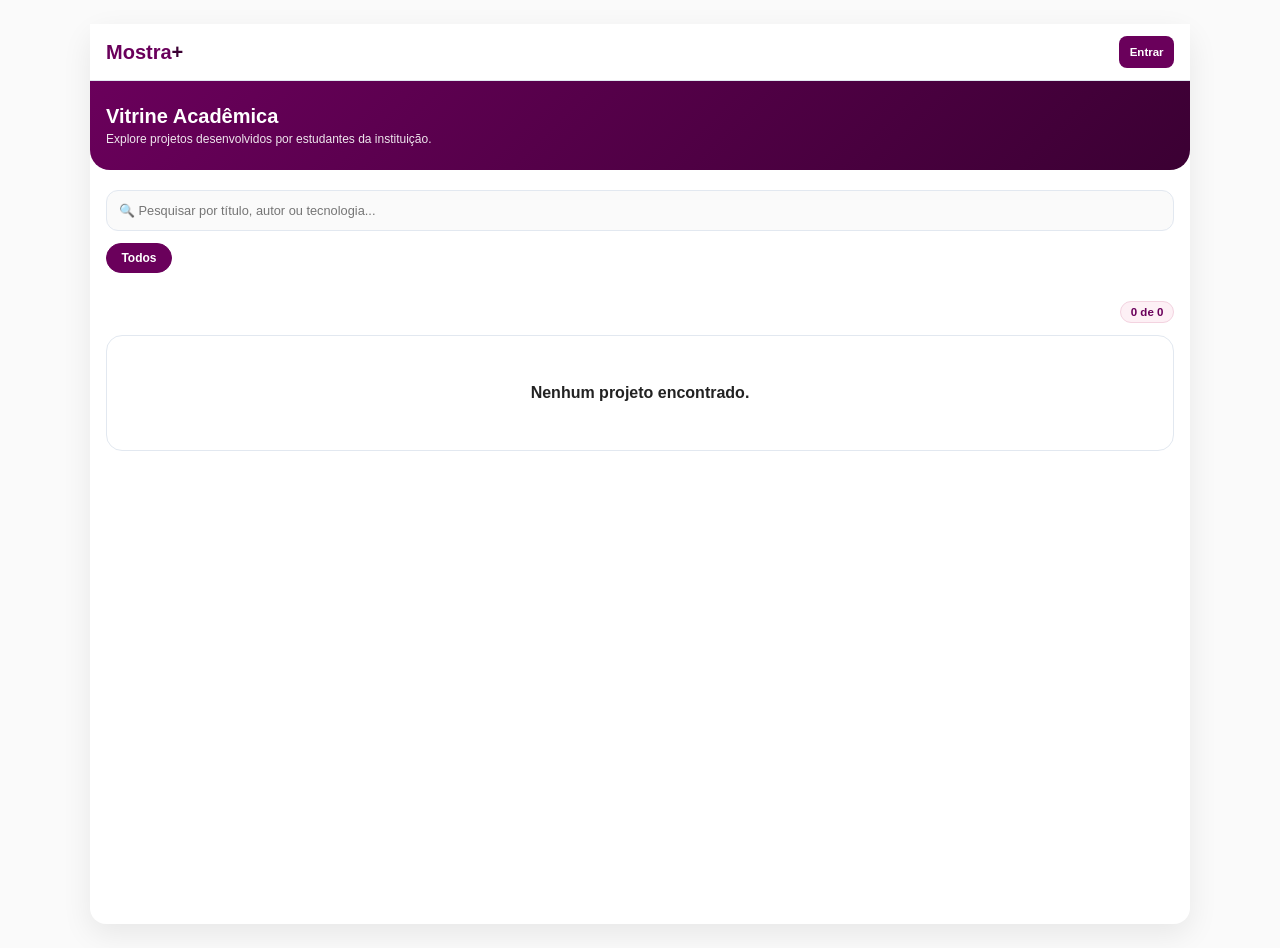
<file: index.html>
<!DOCTYPE html>
<html lang="pt-BR">
<head>
  <meta charset="UTF-8">
  <meta name="viewport" content="width=device-width, initial-scale=1.0">
  <title>Mostra+ | Vitrine de Projetos Acadêmicos</title>
  <link rel="stylesheet" href="style.css">
  <style>
    .header-sticky {
      display: flex;
      align-items: center;
      justify-content: space-between;
      flex-wrap: nowrap;
      gap: 0.5rem;
      padding: 0.75rem 1rem;
    }

    .brand-logo {
      white-space: nowrap;
      flex-shrink: 0;
    }

    .header-actions {
      display: flex;
      align-items: center;
      gap: 0.4rem;
      flex-shrink: 0;
    }

    .notif-wrapper {
      position: relative;
      display: inline-flex;
      align-items: center;
    }

    .btn-notif {
      background: var(--una-light, #FDF0F5);
      border: 1px solid var(--una-border-pink, #F3D3E0);
      color: var(--una-primary, #6A005B);
      font-size: 0.9rem;
      cursor: pointer;
      position: relative;
      height: 32px;
      padding: 0 0.6rem;
      border-radius: 0.5rem;
      display: inline-flex;
      align-items: center;
      justify-content: center;
      box-sizing: border-box;
      transition: all 0.2s ease;
      white-space: nowrap;
    }

    .btn-notif:hover {
      background: var(--una-primary, #6A005B);
      color: #FFF;
      border-color: var(--una-primary, #6A005B);
    }

    .badge-count {
      display: none;
      position: absolute;
      top: -4px;
      right: -4px;
      background: var(--una-primary, #6A005B);
      color: #FFF;
      font-size: 0.58rem;
      font-weight: 800;
      border-radius: 50%;
      width: 15px;
      height: 15px;
      align-items: center;
      justify-content: center;
      border: 2px solid #FFF;
    }

    .notif-dropdown {
      display: none;
      position: absolute;
      right: -10px;
      top: 2.4rem;
      width: 280px;
      max-width: 85vw;
      background: #FFF;
      border: 1px solid var(--una-border-pink, #F3D3E0);
      border-radius: 0.85rem;
      box-shadow: 0 10px 25px rgba(106, 0, 91, 0.12);
      z-index: 10000;
      padding: 0.85rem;
      box-sizing: border-box;
    }

    .header-btn-action {
      height: 32px;
      padding: 0 0.65rem;
      display: inline-flex;
      align-items: center;
      justify-content: center;
      font-size: 0.72rem;
      font-weight: 700;
      border-radius: 0.5rem;
      text-decoration: none;
      box-sizing: border-box;
      transition: all 0.2s ease;
      white-space: nowrap;
    }

    .pagination-bar {
      display: flex;
      align-items: center;
      justify-content: space-between;
      background: #FFFFFF;
      border: 1px solid var(--border-color, #E2E8F0);
      border-radius: 0.75rem;
      padding: 0.6rem 0.8rem;
      margin-top: 1.25rem;
      margin-bottom: 2rem;
    }

    .page-btn {
      background: var(--una-light, #FDF0F5);
      color: var(--una-primary, #6A005B);
      border: 1px solid var(--una-border-pink, #F3D3E0);
      padding: 0.4rem 0.8rem;
      border-radius: 0.5rem;
      font-size: 0.75rem;
      font-weight: 700;
      cursor: pointer;
      transition: all 0.2s;
    }

    .page-btn:disabled {
      opacity: 0.4;
      cursor: not-allowed;
      background: #F1F5F9;
      color: #94A3B8;
      border-color: #E2E8F0;
    }

    .page-number-btn {
      width: 28px;
      height: 28px;
      border-radius: 50%;
      border: 1px solid var(--border-color);
      background: #FFF;
      font-size: 0.72rem;
      font-weight: 700;
      color: var(--text-muted);
      cursor: pointer;
      display: inline-flex;
      align-items: center;
      justify-content: center;
    }

    .page-number-btn.active {
      background: var(--una-primary, #6A005B);
      color: #FFF;
      border-color: var(--una-primary, #6A005B);
    }
  </style>
</head>
<body>

  <div class="mobile-container">
    <header class="header-sticky">
      <a href="index.html" class="brand-logo">Mostra<span>+</span></a>
      
      <div class="header-actions">
        <div class="notif-wrapper" id="container-sino-notificacoes" style="display: none;">
          <button class="btn-notif" onclick="alternarCaixaNotificacoes()" title="Notificações">
            🔔
            <span id="badge-notificacoes" class="badge-count">0</span>
          </button>

          <div id="box-notificacoes" class="notif-dropdown">
            <div style="display: flex; justify-content: space-between; align-items: center; margin-bottom: 0.6rem; border-bottom: 1px solid var(--una-border-pink, #F3D3E0); padding-bottom: 0.4rem;">
              <strong style="font-size: 0.85rem; color: var(--una-vinho, #3B0033);">Notificações</strong>
              <span onclick="marcarTodasComoLidas()" style="font-size: 0.7rem; color: var(--una-primary, #6A005B); cursor: pointer; font-weight: 700;">Marcar lidas</span>
            </div>
            <div id="lista-notificacoes-container" style="max-height: 250px; overflow-y: auto;"></div>
          </div>
        </div>

        <div id="auth-header-action" style="display: inline-flex; align-items: center; gap: 0.3rem;"></div>
      </div>
    </header>

    <div class="hero-banner">
      <h1 style="font-size: 1.25rem; font-weight: 800; margin-bottom: 0.25rem;">Vitrine Acadêmica</h1>
      <p style="font-size: 0.75rem; opacity: 0.9;">Explore projetos desenvolvidos por estudantes da instituição.</p>
    </div>

    <main style="padding: 1.25rem 1rem;">
      <div class="form-group" style="margin-bottom: 0.75rem;">
        <input type="text" id="input-busca" class="form-input" placeholder="🔍 Pesquisar por título, autor ou tecnologia..." oninput="filtrarProjetosVitrine()">
      </div>

      <div style="display: flex; gap: 0.4rem; overflow-x: auto; padding-bottom: 0.5rem; margin-bottom: 1.25rem; scrollbar-width: none;" id="categorias-container"></div>

      <div style="display: flex; justify-content: flex-end; margin-bottom: 0.75rem;">
        <span id="contador-vitrine" style="font-size: 0.72rem; font-weight: 800; color: var(--una-primary); background: var(--una-light); padding: 0.25rem 0.6rem; border-radius: 1rem; border: 1px solid var(--una-border-pink);">
          0 de 0
        </span>
      </div>

      <div id="vitrine-projetos-container"></div>

      <div id="bar-paginacao-vitrine" class="pagination-bar" style="display: none;">
        <button id="btn-vitrine-prev" class="page-btn" onclick="mudarPaginaVitrine(-1)">← Anterior</button>
        <div id="numeros-paginas-vitrine" style="display: flex; gap: 0.3rem;"></div>
        <button id="btn-vitrine-next" class="page-btn" onclick="mudarPaginaVitrine(1)">Próximo →</button>
      </div>
    </main>
  </div>

  <script>
    let categoriaSelecionada = 'Todos';
    let termoBusca = '';
    let paginaVitrineAtual = parseInt(localStorage.getItem('ultimaPaginaVitrine_MostraPlus')) || 0;
    let projetosFiltradosCache = [];

    document.addEventListener('DOMContentLoaded', () => {
      verificarHeaderUsuario();
      atualizarFiltrosCategorias();
      carregarVitrine();
      carregarNotificacoesUsuario();
    });

    function verificarHeaderUsuario() {
      const usuario = JSON.parse(localStorage.getItem('usuarioLogado'));
      const containerAuth = document.getElementById('auth-header-action');
      const containerSino = document.getElementById('container-sino-notificacoes');

      if (!usuario) {
        containerAuth.innerHTML = `<a href="login.html" class="header-btn-action" style="background: var(--una-primary); color: #FFF; border: none;">Entrar</a>`;
        if (containerSino) containerSino.style.display = 'none';
      } else if (usuario.perfil === 'professor') {
        containerAuth.innerHTML = `<a href="validacao-professor.html" class="header-btn-action" style="background: var(--una-light); color: var(--una-primary); border: 1px solid var(--una-border-pink);">Painel ⚙️</a>`;
        if (containerSino) containerSino.style.display = 'inline-flex';
      } else {
        containerAuth.innerHTML = `
          <a href="cadastro-projeto.html" class="header-btn-action" style="background: var(--una-light); color: var(--una-primary); border: 1px solid var(--una-border-pink);">+ Novo Projeto</a>
          <a href="perfil-aluno.html" class="header-btn-action" style="background: var(--una-light); color: var(--una-primary); border: 1px solid var(--una-border-pink);">Painel ⚙️</a>
        `;
        if (containerSino) containerSino.style.display = 'inline-flex';
      }
    }

    function atualizarFiltrosCategorias() {
      const listaProjetos = JSON.parse(localStorage.getItem('projetosMostraPlus')) || [];
      const aprovados = listaProjetos.filter(p => p.status === 'Aprovado');

      const categoriasUnicas = [...new Set(aprovados.map(p => p.categoria).filter(Boolean))];
      const containerCat = document.getElementById('categorias-container');
      
      let html = `<button class="filter-btn ${categoriaSelecionada === 'Todos' ? 'active' : ''}" onclick="filtrarCategoria('Todos', this)">Todos</button>`;
      
      categoriasUnicas.forEach(cat => {
        const isActive = (categoriaSelecionada === cat) ? 'active' : '';
        html += `<button class="filter-btn ${isActive}" onclick="filtrarCategoria('${cat}', this)">${cat}</button>`;
      });

      containerCat.innerHTML = html;
    }

    function filtrarCategoria(cat, elementoBtn) {
      categoriaSelecionada = cat;
      paginaVitrineAtual = 0;
      localStorage.setItem('ultimaPaginaVitrine_MostraPlus', 0);

      document.querySelectorAll('#categorias-container .filter-btn').forEach(btn => {
        btn.classList.remove('active');
      });
      elementoBtn.classList.add('active');

      carregarVitrine();
    }

    function filtrarProjetosVitrine() {
      termoBusca = document.getElementById('input-busca').value.toLowerCase().trim();
      paginaVitrineAtual = 0;
      localStorage.setItem('ultimaPaginaVitrine_MostraPlus', 0);
      carregarVitrine();
    }

    function extrairUrlImagemVitrine(item) {
      if (!item) return '';
      if (typeof item === 'string') return item.trim();
      if (typeof item === 'object') {
        if (item.url) return String(item.url).trim();
        if (item.src) return String(item.src).trim();
        if (item.base64) return String(item.base64).trim();
      }
      return '';
    }

    function carregarVitrine() {
      const container = document.getElementById('vitrine-projetos-container');
      const barPaginacao = document.getElementById('bar-paginacao-vitrine');
      const contadorVitrine = document.getElementById('contador-vitrine');
      const listaProjetos = JSON.parse(localStorage.getItem('projetosMostraPlus')) || [];
      const contas = JSON.parse(localStorage.getItem('contasMostraPlus')) || [];

      atualizarFiltrosCategorias();

      const aprovados = listaProjetos.filter(p => p.status === 'Aprovado');

      projetosFiltradosCache = aprovados.filter(p => {
        let autorNome = p.participantes || '';
        if (p.emailContato) {
          const contaAluno = contas.find(c => c.email === p.emailContato);
          if (contaAluno && contaAluno.nome) autorNome = contaAluno.nome;
        }

        const matchCat = (categoriaSelecionada === 'Todos' || p.categoria === categoriaSelecionada);
        const matchBusca = (
          p.titulo.toLowerCase().includes(termoBusca) ||
          p.descricao.toLowerCase().includes(termoBusca) ||
          autorNome.toLowerCase().includes(termoBusca)
        );
        return matchCat && matchBusca;
      });

      if (projetosFiltradosCache.length === 0) {
        container.innerHTML = `
          <div style="text-align: center; padding: 3rem 1rem; background: #FFF; border-radius: 1rem; border: 1px solid var(--border-color);">
            <p style="font-weight: 700; color: var(--text-main);">Nenhum projeto encontrado.</p>
          </div>
        `;
        barPaginacao.style.display = 'none';
        contadorVitrine.textContent = '0 de 0';
        return;
      }

      const totalPaginas = projetosFiltradosCache.length;
      if (paginaVitrineAtual >= totalPaginas) paginaVitrineAtual = totalPaginas - 1;
      if (paginaVitrineAtual < 0) paginaVitrineAtual = 0;

      localStorage.setItem('ultimaPaginaVitrine_MostraPlus', paginaVitrineAtual);

      const p = projetosFiltradosCache[paginaVitrineAtual];

      let autorNome = p.participantes;
      if (p.emailContato) {
        const contaAluno = contas.find(c => c.email === p.emailContato);
        if (contaAluno && contaAluno.nome) autorNome = contaAluno.nome;
      }

      const logoUrl = extrairUrlImagemVitrine(p.logo);
      const capaHtml = logoUrl ? `
        <div style="width: 100%; height: 180px; background: #FAFAFA; border-bottom: 1px solid var(--border-color); display: flex; align-items: center; justify-content: center; overflow: hidden; padding: 0.5rem;">
          <img src="${logoUrl}" style="max-width: 100%; max-height: 100%; object-fit: contain;" onerror="this.parentElement.style.display='none'" />
        </div>
      ` : '';

      container.innerHTML = `
        <div style="background: #FFF; border: 1px solid var(--border-color); border-radius: 1rem; overflow: hidden; box-shadow: 0 4px 12px rgba(0,0,0,0.03);">
          ${capaHtml}
          <div style="padding: 1.25rem;">
            <div style="display: flex; justify-content: space-between; align-items: center; margin-bottom: 0.4rem;">
              <span class="badge-tag">${p.categoria || 'Geral'}</span>
            </div>

            <h3 style="font-size: 1.15rem; font-weight: 800; color: var(--una-vinho); margin-bottom: 0.3rem;">${p.titulo}</h3>
            <p style="font-size: 0.75rem; color: var(--text-muted); margin-bottom: 0.6rem;">Publicado Por: <strong>${autorNome}</strong></p>
            <p style="font-size: 0.8rem; color: #444; line-height: 1.4; margin-bottom: 1rem;">${p.descricao}</p>
            
            <a href="detalhe-projeto.html?id=${p.id}&pag=${paginaVitrineAtual}" class="btn-submit" style="display: block; text-align: center; text-decoration: none; padding: 0.6rem; font-size: 0.8rem;">Ver Detalhes do Projeto →</a>
          </div>
        </div>
      `;

      contadorVitrine.textContent = `Projeto ${paginaVitrineAtual + 1} de ${totalPaginas}`;

      if (totalPaginas > 1) {
        barPaginacao.style.display = 'flex';
        document.getElementById('btn-vitrine-prev').disabled = (paginaVitrineAtual === 0);
        document.getElementById('btn-vitrine-next').disabled = (paginaVitrineAtual === totalPaginas - 1);

        const numContainer = document.getElementById('numeros-paginas-vitrine');
        numContainer.innerHTML = Array.from({ length: totalPaginas }, (_, idx) => `
          <button class="page-number-btn ${idx === paginaVitrineAtual ? 'active' : ''}" onclick="irParaPaginaVitrine(${idx})">
            ${idx + 1}
          </button>
        `).join('');
      } else {
        barPaginacao.style.display = 'none';
      }
    }

    function mudarPaginaVitrine(delta) {
      const totalPaginas = projetosFiltradosCache.length;
      const novaPagina = paginaVitrineAtual + delta;
      if (novaPagina >= 0 && novaPagina < totalPaginas) {
        paginaVitrineAtual = novaPagina;
        localStorage.setItem('ultimaPaginaVitrine_MostraPlus', paginaVitrineAtual);
        carregarVitrine();
      }
    }

    function irParaPaginaVitrine(index) {
      const totalPaginas = projetosFiltradosCache.length;
      if (index >= 0 && index < totalPaginas) {
        paginaVitrineAtual = index;
        localStorage.setItem('ultimaPaginaVitrine_MostraPlus', paginaVitrineAtual);
        carregarVitrine();
      }
    }

    function alternarCaixaNotificacoes() {
      const box = document.getElementById('box-notificacoes');
      if (box) {
        box.style.display = (box.style.display === 'block') ? 'none' : 'block';
      }
    }

    function carregarNotificacoesUsuario() {
      const usuarioLogado = JSON.parse(localStorage.getItem('usuarioLogado'));
      if (!usuarioLogado || !usuarioLogado.email) return;

      const todasNotificacoes = JSON.parse(localStorage.getItem('notificacoesMostraPlus')) || [];
      const minhasNotificacoes = todasNotificacoes.filter(n => {
        const emailDestino = (n.emailDestinatario || '').toLowerCase();
        const emailUser = usuarioLogado.email.toLowerCase();
        
        if (usuarioLogado.perfil === 'professor') {
          return emailDestino === emailUser || n.tipo === 'novo_projeto' || n.tipo === 'submissao_professor';
        }
        return emailDestino === emailUser;
      });

      const container = document.getElementById('lista-notificacoes-container');
      const badge = document.getElementById('badge-notificacoes');
      const naoLidas = minhasNotificacoes.filter(n => !n.lida).length;

      if (badge) {
        if (naoLidas > 0) {
          badge.textContent = naoLidas;
          badge.style.display = 'flex';
        } else {
          badge.style.display = 'none';
        }
      }

      if (!container) return;

      if (minhasNotificacoes.length === 0) {
        container.innerHTML = `<p style="font-size: 0.75rem; color: var(--text-muted); text-align: center; padding: 1rem 0;">Nenhuma notificação por enquanto.</p>`;
        return;
      }

      container.innerHTML = minhasNotificacoes.map(n => `
        <div onclick="abrirNotificacao('${n.id}', '${n.projetoId || ''}')" style="padding: 0.65rem; border-radius: 0.5rem; background: ${n.lida ? '#FAFAFA' : 'var(--una-light, #FDF0F5)'}; border: 1px solid ${n.lida ? '#E2E8F0' : 'var(--una-border-pink, #F3D3E0)'}; margin-bottom: 0.5rem; cursor: pointer; transition: background 0.2s;">
          <p style="font-size: 0.75rem; font-weight: 700; color: var(--una-vinho, #3B0033); margin-bottom: 0.15rem;">💬 ${n.tituloProjeto ? 'Notificação em "' + n.tituloProjeto + '"' : 'Notificação do Sistema'}</p>
          <p style="font-size: 0.72rem; color: #444; margin-bottom: 0.2rem; line-height: 1.3;">${n.comentarioTexto || ''}</p>
          <span style="font-size: 0.65rem; color: var(--text-muted);">${n.data}</span>
        </div>
      `).join('');
    }

    function abrirNotificacao(notificacaoId, projetoId) {
      let todasNotificacoes = JSON.parse(localStorage.getItem('notificacoesMostraPlus')) || [];
      const idx = todasNotificacoes.findIndex(n => String(n.id) === String(notificacaoId));

      if (idx !== -1) {
        todasNotificacoes[idx].lida = true;
        localStorage.setItem('notificacoesMostraPlus', JSON.stringify(todasNotificacoes));
      }

      const usuarioLogado = JSON.parse(localStorage.getItem('usuarioLogado'));

      if (usuarioLogado && usuarioLogado.perfil === 'professor' && projetoId) {
        window.location.href = `validacao-professor.html?id=${projetoId}`;
      } else if (projetoId) {
        window.location.href = `detalhe-projeto.html?id=${projetoId}&pag=${paginaVitrineAtual}`;
      } else {
        window.location.href = 'index.html';
      }
    }

    function marcarTodasComoLidas() {
      const usuarioLogado = JSON.parse(localStorage.getItem('usuarioLogado'));
      if (!usuarioLogado) return;

      let todasNotificacoes = JSON.parse(localStorage.getItem('notificacoesMostraPlus')) || [];
      const emailUser = usuarioLogado.email.toLowerCase();

      todasNotificacoes.forEach(n => {
        const emailDestino = (n.emailDestinatario || '').toLowerCase();
        
        const pertenceAoProfessor = (usuarioLogado.perfil === 'professor') && 
          (emailDestino === emailUser || n.tipo === 'novo_projeto' || n.tipo === 'submissao_professor');

        if (emailDestino === emailUser || pertenceAoProfessor) {
          n.lida = true;
        }
      });

      localStorage.setItem('notificacoesMostraPlus', JSON.stringify(todasNotificacoes));
      carregarNotificacoesUsuario();
    }
  </script>

</body>
</html>
</file>
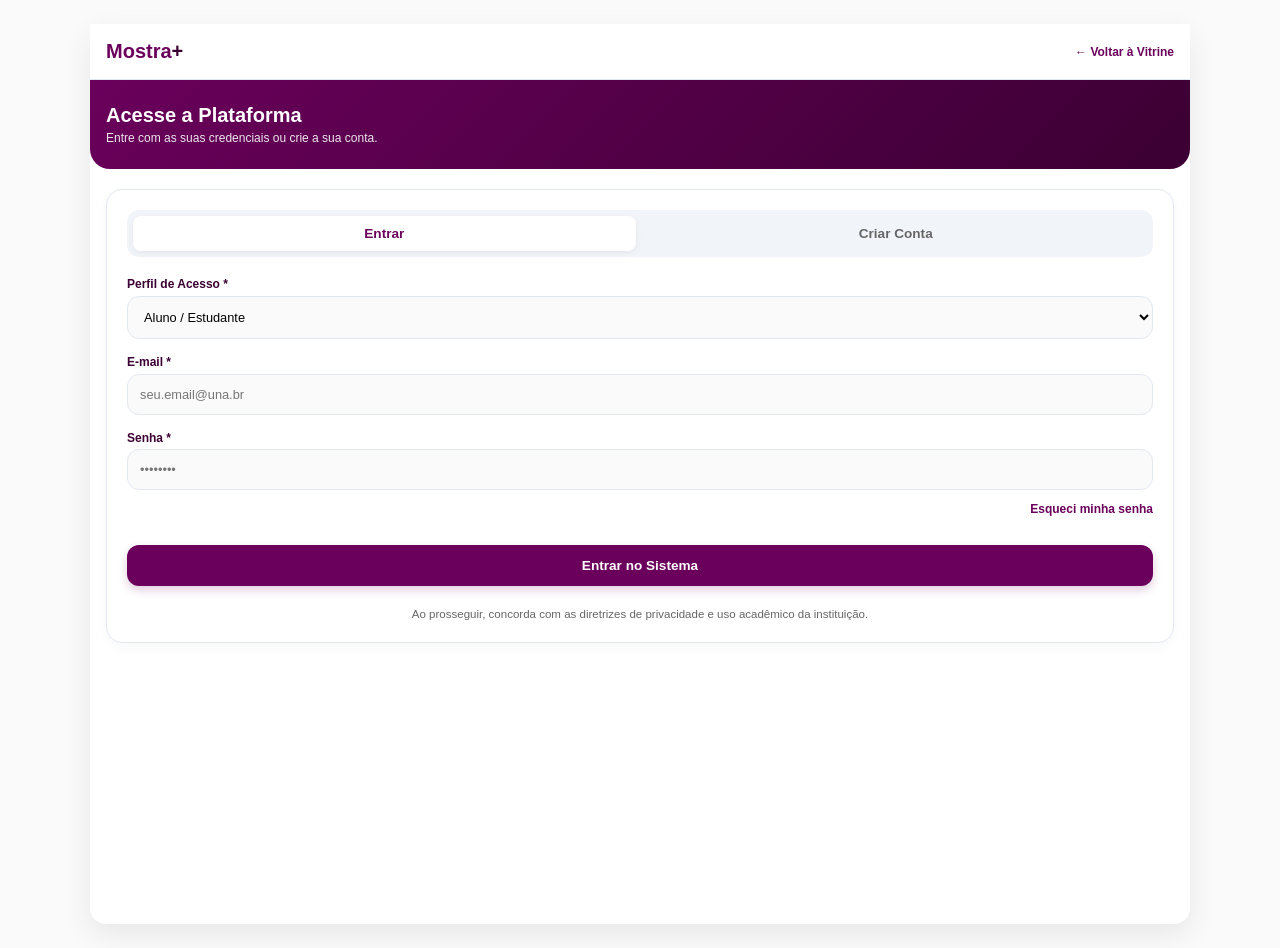
<file: cadastro-projeto.html>
<!DOCTYPE html>
<html lang="pt-BR">
<head>
  <meta charset="UTF-8">
  <meta name="viewport" content="width=device-width, initial-scale=1.0">
  <title>Mostra+ | Cadastrar / Editar Projeto</title>
  <link rel="stylesheet" href="style.css">
  <style>
    .upload-dropzone {
      border: 2px dashed var(--una-border-pink, #F3D3E0);
      background-color: var(--una-light, #FDF0F5);
      border-radius: 0.65rem;
      padding: 0.6rem 0.8rem;
      text-align: center;
      cursor: pointer;
      transition: all 0.2s ease-in-out;
      display: flex;
      flex-direction: row;
      align-items: center;
      justify-content: center;
      gap: 0.5rem;
    }

    .upload-dropzone:hover {
      border-color: var(--una-primary, #6A005B);
      background-color: #FAF0F7;
      transform: translateY(-1px);
    }

    .upload-icon {
      font-size: 1.1rem;
      color: var(--una-primary, #6A005B);
    }

    .upload-text {
      font-size: 0.75rem;
      font-weight: 700;
      color: var(--una-vinho, #3B0033);
    }

    .upload-subtext {
      font-size: 0.65rem;
      color: var(--text-muted, #666);
    }

    .file-input-hidden {
      display: none;
    }
  </style>

  <script>
    (function verificarSessaoAluno() {
      const usuario = JSON.parse(localStorage.getItem('usuarioLogado'));
      if (!usuario || usuario.perfil !== 'aluno') {
        alert('Acesso restrito a alunos!');
        window.location.href = 'login.html';
      }
    })();
  </script>
</head>
<body>

  <div class="mobile-container">
    <header class="header-sticky">
      <a href="index.html" class="brand-logo">Mostra<span>+</span></a>
      <a href="perfil-aluno.html" style="font-size: 0.75rem; color: var(--una-primary); text-decoration: none; font-weight: 600;">← Meus Projetos</a>
    </header>

    <div class="hero-banner">
      <h1 style="font-size: 1.25rem; font-weight: 800; margin-bottom: 0.25rem;" id="titulo-pagina">Submissão de Projeto</h1>
      <p style="font-size: 0.75rem; opacity: 0.9;">Preencha os detalhes do seu trabalho e anexe as imagens dos seus arquivos.</p>
    </div>

    <main style="padding: 1.25rem 1rem;">
      <form id="form-projeto" onsubmit="submeterProjeto(event)">
        <input type="hidden" id="projeto-id">

        <div class="form-group">
          <label class="form-label">Título do Projeto *</label>
          <input type="text" id="input-titulo" class="form-input" required placeholder="Ex: Sistema de Gestão Acadêmica">
        </div>

        <div class="form-group">
          <label class="form-label">Área / Categoria do Projeto *</label>
          <select id="input-categoria" class="form-select" required onchange="verificarOpcaoOutro()">
            <option value="">Selecione uma área...</option>
            <optgroup label="Tecnologia & Computação">
              <option value="Desenvolvimento Web">Desenvolvimento Web</option>
              <option value="Aplicativos Móveis">Aplicativos Móveis</option>
              <option value="Inteligência Artificial">Inteligência Artificial & Ciência de Dados</option>
              <option value="Banco de Dados">Banco de Dados</option>
              <option value="Redes e Segurança">Redes, Infraestrutura & Cibersegurança</option>
              <option value="Jogos & Realidade Virtual">Jogos & Realidade Virtual</option>
            </optgroup>
            <optgroup label="Engenharias & Arquitetura">
              <option value="Engenharia de Software">Engenharia de Software</option>
              <option value="Engenharia Civil & Construção">Engenharia Civil & Construção</option>
              <option value="Engenharia Elétrica & Automação">Engenharia Elétrica, Robótica & Automação</option>
              <option value="Arquitetura & Urbanismo">Arquitetura & Urbanismo</option>
            </optgroup>
            <optgroup label="Saúde & Biológicas">
              <option value="Saúde & Enfermagem">Saúde, Medicina & Enfermagem</option>
              <option value="Psicologia & Nutrição">Psicologia, Nutrição & Fisioterapia</option>
              <option value="Biotecnologia">Biotecnologia & Ciências Biológicas</option>
            </optgroup>
            <optgroup label="Negócios, Comunicação & Humanas">
              <option value="Administração & Negócios">Administração, Gestão & Empreendedorismo</option>
              <option value="Marketing & Comunicação">Marketing, Publicidade & Comunicação</option>
              <option value="Design & UX/UI">Design de Produto & UX/UI</option>
              <option value="Direito & Sociedade">Direito & Ciências Sociais</option>
              <option value="Educação & Licenciaturas">Educação & Licenciaturas</option>
            </optgroup>
            <option value="Outro">Outro (Especifique a sua área)...</option>
          </select>

          <div id="container-outra-categoria" style="display: none; margin-top: 0.5rem;">
            <input type="text" id="input-outra-categoria" class="form-input" placeholder="Digite o nome da sua área ou curso (ex: Mecatrônica)">
          </div>
        </div>

        <div class="form-group">
          <label class="form-label">Autores / Participantes *</label>
          <input type="text" id="input-autores" class="form-input" required placeholder="Ex: Ana Carolina, João Silva">
        </div>

        <div class="form-group">
          <label class="form-label">Logo / Imagem de Capa</label>
          <label for="input-file-logo" class="upload-dropzone">
            <span class="upload-icon">🖼️</span>
            <div>
              <span class="upload-text">Selecionar Logo</span>
              <span class="upload-subtext" style="display: block;">PNG, JPG ou WEBP (Max 5MB)</span>
            </div>
          </label>
          <input type="file" id="input-file-logo" accept="image/*" class="file-input-hidden" onchange="carregarLogoArquivo(event)">
          <div id="preview-logo-container" style="margin-top: 0.5rem;"></div>
        </div>

        <div class="form-group">
          <label class="form-label">Galeria de Imagens do Projeto</label>
          <label for="input-file-galeria" class="upload-dropzone">
            <span class="upload-icon">📁</span>
            <div>
              <span class="upload-text">Anexar imagens da galeria</span>
              <span class="upload-subtext" style="display: block;">Múltiplos arquivos permitidos</span>
            </div>
          </label>
          <input type="file" id="input-file-galeria" accept="image/*" multiple class="file-input-hidden" onchange="carregarImagensGaleria(event)">
          <div id="galeria-preview-container" style="display: flex; flex-direction: column; gap: 0.5rem; margin-top: 0.5rem;"></div>
        </div>

        <div class="form-group">
          <label class="form-label">Descrição do Projeto (Máx: 500 caracteres) *</label>
          <textarea id="input-descricao" class="form-textarea" rows="4" maxlength="500" required placeholder="Descreva o objetivo e funcionamento do projeto..."></textarea>
          <div style="font-size: 0.65rem; color: var(--text-muted); text-align: right; margin-top: 0.2rem;">
            <span id="contador-caracteres">500</span> caracteres restantes
          </div>
        </div>

        <div class="form-group">
          <label class="form-label">E-mail de Contato *</label>
          <input type="email" id="input-email" class="form-input" required placeholder="seu.email@aluno.una.br">
        </div>

        <div class="form-group">
          <label class="form-label">Link do Repositório ou Site ↗</label>
          <input type="url" id="input-link" class="form-input" placeholder="https://github.com/seu-usuario/projeto">
        </div>

        <div class="form-group">
          <label class="form-label">E-mail do Professor Responsável (Para notificação) *</label>
          <input type="email" id="input-email-professor" class="form-input" required placeholder="professor@una.br">
        </div>

        <button type="submit" class="btn-submit">Salvar e Enviar para Avaliação</button>
      </form>
    </main>
  </div>

  <script>
    let logoBase64 = '';
    let imagensDetalhadasArray = [];

    document.addEventListener('DOMContentLoaded', () => {
      const textarea = document.getElementById('input-descricao');
      const contador = document.getElementById('contador-caracteres');
      
      textarea.addEventListener('input', () => {
        contador.textContent = 500 - textarea.value.length;
      });

      const urlParams = new URLSearchParams(window.location.search);
      const idEdicao = urlParams.get('id');
      if (idEdicao) {
        document.getElementById('titulo-pagina').textContent = 'Editar Projeto';
        carregarDadosEdicao(idEdicao);
      }
    });

    function verificarOpcaoOutro() {
      const select = document.getElementById('input-categoria');
      const containerOutro = document.getElementById('container-outra-categoria');
      const inputOutro = document.getElementById('input-outra-categoria');

      if (select.value === 'Outro') {
        containerOutro.style.display = 'block';
        inputOutro.setAttribute('required', 'required');
      } else {
        containerOutro.style.display = 'none';
        inputOutro.removeAttribute('required');
        inputOutro.value = '';
      }
    }

    function carregarLogoArquivo(event) {
      const file = event.target.files[0];
      if (!file) return;

      const reader = new FileReader();
      reader.onload = function(e) {
        logoBase64 = e.target.result;
        renderizarPreviewLogo();
      };
      reader.readAsDataURL(file);
    }

    function removerLogo() {
      logoBase64 = '';
      document.getElementById('input-file-logo').value = '';
      renderizarPreviewLogo();
    }

    function renderizarPreviewLogo() {
      const container = document.getElementById('preview-logo-container');
      if (logoBase64) {
        container.innerHTML = `
          <div style="display: flex; align-items: center; gap: 0.75rem; background: var(--una-light, #FDF0F5); padding: 0.5rem 0.7rem; border-radius: 0.5rem; border: 1px solid var(--una-border-pink, #F3D3E0);">
            <img src="${logoBase64}" style="width: 40px; height: 40px; object-fit: cover; border-radius: 0.3rem; border: 1px solid #E2E8F0;" />
            <span style="font-size: 0.72rem; color: var(--una-vinho, #3B0033); font-weight: 700;">Logo carregada</span>
            <button type="button" onclick="removerLogo()" style="margin-left: auto; background: #EF4444; color: #FFF; border: none; padding: 0.3rem 0.6rem; border-radius: 0.3rem; font-size: 0.68rem; font-weight: 700; cursor: pointer;">Remover ✕</button>
          </div>
        `;
      } else {
        container.innerHTML = '';
      }
    }

    function carregarImagensGaleria(event) {
      const files = Array.from(event.target.files);
      if (files.length === 0) return;

      let carregados = 0;
      files.forEach(file => {
        const reader = new FileReader();
        reader.onload = function(e) {
          imagensDetalhadasArray.push({ url: e.target.result, legenda: file.name });
          carregados++;
          if (carregados === files.length) {
            renderizarGaleriaPreview();
            document.getElementById('input-file-galeria').value = '';
          }
        };
        reader.readAsDataURL(file);
      });
    }

    function removerImagemGaleria(index) {
      imagensDetalhadasArray.splice(index, 1);
      renderizarGaleriaPreview();
    }

    function renderizarGaleriaPreview() {
      const container = document.getElementById('galeria-preview-container');
      if (imagensDetalhadasArray.length === 0) {
        container.innerHTML = '';
        return;
      }

      container.innerHTML = imagensDetalhadasArray.map((img, index) => `
        <div style="background: var(--una-light, #FDF0F5); padding: 0.4rem 0.7rem; border-radius: 0.5rem; border: 1px solid var(--una-border-pink, #F3D3E0); display: flex; justify-content: space-between; align-items: center;">
          <div style="display: flex; align-items: center; gap: 0.5rem;">
            <img src="${img.url}" style="width: 36px; height: 36px; object-fit: cover; border-radius: 0.3rem; border: 1px solid #E2E8F0;" />
            <span style="font-size: 0.7rem; color: var(--text-main, #222); font-weight: 600; max-width: 180px; white-space: nowrap; overflow: hidden; text-overflow: ellipsis;">${img.legenda || 'Imagem ' + (index + 1)}</span>
          </div>
          <button type="button" onclick="removerImagemGaleria(${index})" style="background: #EF4444; color: #FFF; border: none; padding: 0.3rem 0.6rem; border-radius: 0.3rem; font-size: 0.68rem; font-weight: 700; cursor: pointer;">Excluir ✕</button>
        </div>
      `).join('');
    }

    function carregarDadosEdicao(id) {
      const lista = JSON.parse(localStorage.getItem('projetosMostraPlus')) || [];
      const projeto = lista.find(p => String(p.id) === String(id));

      if (projeto) {
        document.getElementById('projeto-id').value = projeto.id;
        document.getElementById('input-titulo').value = projeto.titulo || '';
        document.getElementById('input-autores').value = projeto.participantes || '';
        document.getElementById('input-descricao').value = projeto.descricao || '';
        document.getElementById('input-email').value = projeto.emailContato || '';
        document.getElementById('input-link').value = projeto.linkSite || '';
        document.getElementById('input-email-professor').value = projeto.emailProfessor || '';

        const select = document.getElementById('input-categoria');
        const opcoesExistentes = Array.from(select.options).map(o => o.value);

        if (opcoesExistentes.includes(projeto.categoria)) {
          select.value = projeto.categoria;
        } else if (projeto.categoria) {
          select.value = 'Outro';
          verificarOpcaoOutro();
          document.getElementById('input-outra-categoria').value = projeto.categoria;
        }

        const textarea = document.getElementById('input-descricao');
        document.getElementById('contador-caracteres').textContent = 500 - textarea.value.length;

        if (projeto.logo) {
          logoBase64 = projeto.logo;
          renderizarPreviewLogo();
        }

        if (projeto.imagensDetalhadas && Array.isArray(projeto.imagensDetalhadas)) {
          imagensDetalhadasArray = [...projeto.imagensDetalhadas];
        } else if (projeto.imagens && Array.isArray(projeto.imagens)) {
          imagensDetalhadasArray = projeto.imagens.map(i => ({ url: i, legenda: 'Imagem' }));
        }
        renderizarGaleriaPreview();
      }
    }

    function submeterProjeto(event) {
      event.preventDefault();

      const selectCategoria = document.getElementById('input-categoria');
      let categoriaFinal = selectCategoria.value;

      if (categoriaFinal === 'Outro') {
        categoriaFinal = document.getElementById('input-outra-categoria').value.trim() || 'Geral';
      }

      const emailProfessor = document.getElementById('input-email-professor').value.trim().toLowerCase();
      const idExistente = document.getElementById('projeto-id').value;
      const tituloProjeto = document.getElementById('input-titulo').value;

      const novoProjeto = {
        id: idExistente ? Number(idExistente) : Date.now(),
        titulo: tituloProjeto,
        categoria: categoriaFinal,
        participantes: document.getElementById('input-autores').value,
        logo: logoBase64,
        imagensDetalhadas: imagensDetalhadasArray,
        descricao: document.getElementById('input-descricao').value,
        emailContato: document.getElementById('input-email').value,
        linkSite: document.getElementById('input-link').value,
        emailProfessor: emailProfessor,
        dataSubmissao: new Date().toLocaleDateString('pt-BR'),
        status: 'Pendente'
      };

      let listaProjetos = JSON.parse(localStorage.getItem('projetosMostraPlus')) || [];
      let ehEdicao = false;

      if (idExistente) {
        const index = listaProjetos.findIndex(p => String(p.id) === String(idExistente));
        if (index !== -1) {
          const projetoAntigo = listaProjetos[index];
          ehEdicao = true;
          
          if (projetoAntigo.status === 'Aprovado' || projetoAntigo.status === 'Reprovado') {
            novoProjeto.status = 'Pendente';
          }

          listaProjetos[index] = { ...projetoAntigo, ...novoProjeto };
        }
      } else {
        listaProjetos.push(novoProjeto);
      }

      localStorage.setItem('projetosMostraPlus', JSON.stringify(listaProjetos));

      if (emailProfessor) {
        let notificacoes = JSON.parse(localStorage.getItem('notificacoesMostraPlus')) || [];
        const dataHoraAtual = new Date().toLocaleDateString('pt-BR') + ' às ' + new Date().toLocaleTimeString('pt-BR', { hour: '2-digit', minute: '2-digit' });
        
        notificacoes.unshift({
          id: Date.now(),
          tipo: 'novo_projeto',
          emailDestinatario: emailProfessor,
          projetoId: novoProjeto.id,
          tituloProjeto: tituloProjeto,
          autorComentario: 'Sistema Acadêmico',
          comentarioTexto: ehEdicao 
            ? `O projeto "${tituloProjeto}" foi alterado e aguarda reavaliação.` 
            : `Um novo projeto "${tituloProjeto}" foi submetido e aguarda sua avaliação.`,
          data: dataHoraAtual,
          lida: false
        });
        localStorage.setItem('notificacoesMostraPlus', JSON.stringify(notificacoes));
      }

      alert('Projeto salvo e enviado para avaliação com sucesso!');
      window.location.href = 'perfil-aluno.html';
    }
  </script>
</body>
</html>
</file>
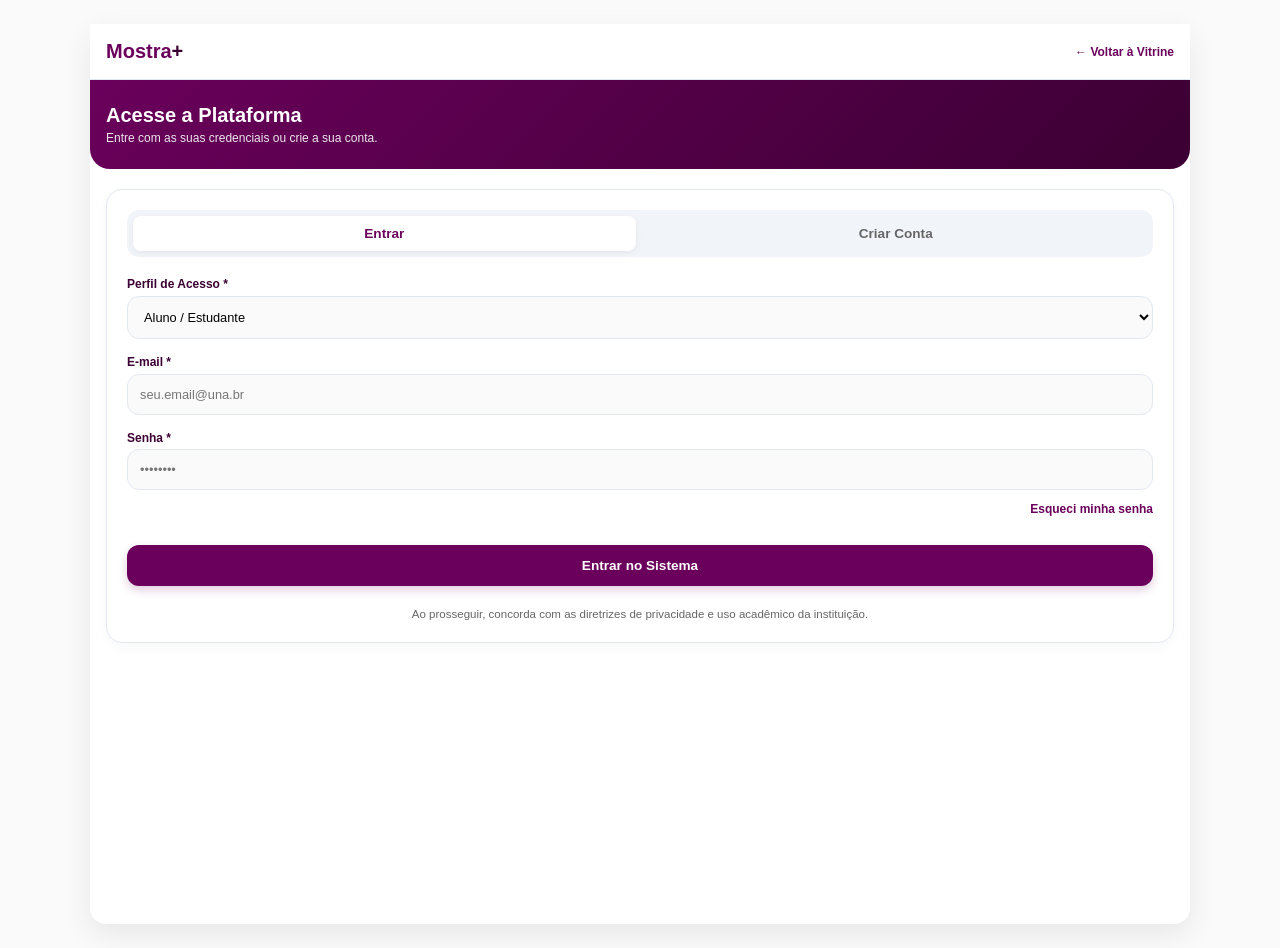
<file: login.html>
<!DOCTYPE html>
<html lang="pt-BR">
<head>
  <meta charset="UTF-8">
  <meta name="viewport" content="width=device-width, initial-scale=1.0">
  <title>Mostra+ | Autenticação & Cadastro</title>
  <link rel="stylesheet" href="style.css">
  <style>
    /* Alternância entre Entrar e Cadastrar */
    .auth-tabs {
      display: flex;
      gap: 0.5rem;
      background: #F1F5F9;
      padding: 0.35rem;
      border-radius: 0.75rem;
      margin-bottom: 1.25rem;
    }

    .auth-tab-btn {
      flex: 1;
      padding: 0.65rem;
      border: none;
      border-radius: 0.5rem;
      background: transparent;
      font-size: 0.85rem;
      font-weight: 800;
      color: var(--text-muted, #666);
      cursor: pointer;
      transition: all 0.2s ease-in-out;
      text-align: center;
    }

    .auth-tab-btn.active {
      background: #FFFFFF;
      color: var(--una-primary, #6A005B);
      box-shadow: 0 2px 6px rgba(0,0,0,0.06);
    }

    /* Modal de Esqueci Minha Senha */
    .custom-modal {
      display: none;
      position: fixed;
      z-index: 9999;
      top: 0;
      left: 0;
      width: 100%;
      height: 100%;
      background-color: rgba(0, 0, 0, 0.75);
      backdrop-filter: blur(4px);
      align-items: center;
      justify-content: center;
      padding: 1rem;
      box-sizing: border-box;
    }

    .modal-card {
      background: #FFFFFF;
      border-radius: 1rem;
      padding: 1.5rem;
      width: 100%;
      max-width: 380px;
      position: relative;
      border: 1px solid var(--una-border-pink, #F3D3E0);
      box-shadow: 0 10px 25px rgba(0, 0, 0, 0.15);
    }

    .modal-close-btn {
      position: absolute;
      top: 0.75rem;
      right: 0.75rem;
      color: #333;
      background: #F1F5F9;
      font-size: 1.2rem;
      font-weight: 800;
      cursor: pointer;
      width: 32px;
      height: 32px;
      border-radius: 50%;
      display: flex !important;
      align-items: center !important;
      justify-content: center !important;
      line-height: 0 !important;
      border: 1px solid #CBD5E1;
      transition: background 0.2s;
    }

    .modal-close-btn:hover {
      background: #EF4444;
      color: #FFF;
      border-color: #EF4444;
    }

    .link-esqueci {
      font-size: 0.75rem;
      color: var(--una-primary, #6A005B);
      font-weight: 700;
      text-decoration: none;
      cursor: pointer;
      display: inline-block;
      margin-top: 0.25rem;
    }

    .link-esqueci:hover {
      text-decoration: underline;
    }
  </style>
</head>
<body>

  <div class="mobile-container">
    <header class="header-sticky">
      <a href="index.html" class="brand-logo">Mostra<span>+</span></a>
      <a href="index.html" style="font-size: 0.75rem; color: var(--una-primary); text-decoration: none; font-weight: 600;">← Voltar à Vitrine</a>
    </header>

    <div class="hero-banner">
      <h1 style="font-size: 1.25rem; font-weight: 800; margin-bottom: 0.25rem;" id="titulo-banner">Acesse a Plataforma</h1>
      <p style="font-size: 0.75rem; opacity: 0.9;" id="subtitulo-banner">Entre com as suas credenciais ou crie a sua conta.</p>
    </div>

    <main style="padding: 1.25rem 1rem;">
      <div style="background: #FFF; border: 1px solid var(--border-color); border-radius: 1rem; padding: 1.25rem; box-shadow: 0 4px 12px rgba(0,0,0,0.03);">
        
        <!-- ABAS DE ENTRAR E CADASTRAR -->
        <div class="auth-tabs">
          <button id="btn-tab-login" class="auth-tab-btn active" onclick="mudarAbaAuth('login')">Entrar</button>
          <button id="btn-tab-cadastro" class="auth-tab-btn" onclick="mudarAbaAuth('cadastro')">Criar Conta</button>
        </div>

        <!-- FORMULÁRIO DE LOGIN -->
        <form id="form-login" onsubmit="realizarLogin(event)">
          <div class="form-group">
            <label class="form-label">Perfil de Acesso *</label>
            <select id="login-perfil" class="form-select" required>
              <option value="aluno">Aluno / Estudante</option>
              <option value="professor">Professor / Avaliador</option>
            </select>
          </div>

          <div class="form-group">
            <label class="form-label">E-mail *</label>
            <input type="email" id="login-email" class="form-input" placeholder="seu.email@una.br" required>
          </div>

          <div class="form-group" style="margin-bottom: 0.5rem;">
            <label class="form-label">Senha *</label>
            <input type="password" id="login-senha" class="form-input" placeholder="••••••••" required>
          </div>

          <div style="text-align: right; margin-bottom: 1.25rem;">
            <span class="link-esqueci" onclick="abrirModalEsqueciSenha()">Esqueci minha senha</span>
          </div>

          <button type="submit" class="btn-submit">Entrar no Sistema</button>
        </form>

        <!-- FORMULÁRIO DE CADASTRO COM CAMPO DE RA E CURSO -->
        <form id="form-cadastro" style="display: none;" onsubmit="realizarCadastro(event)">
          <div class="form-group">
            <label class="form-label">Nome Completo *</label>
            <input type="text" id="cad-nome" class="form-input" placeholder="Seu nome completo" required>
          </div>

          <div class="form-group">
            <label class="form-label">Perfil de Conta *</label>
            <select id="cad-perfil" class="form-select" onchange="alternarCamposAluno()" required>
              <option value="aluno">Aluno / Estudante</option>
              <option value="professor">Professor / Avaliador</option>
            </select>
          </div>

          <!-- CAMPOS DE ALUNO (RA E CURSO) -->
          <div class="form-group" id="group-cad-ra">
            <label class="form-label">RA (Registro Acadêmico) *</label>
            <input type="text" id="cad-ra" class="form-input" placeholder="Digite seu RA (ex: 12345678)" required>
          </div>

          <div class="form-group" id="group-cad-curso">
            <label class="form-label">Curso Superior / Faculdade *</label>
            <input type="text" id="cad-curso" class="form-input" placeholder="Ex: Engenharia de Software, Direito..." required>
          </div>

          <div class="form-group">
            <label class="form-label">E-mail *</label>
            <input type="email" id="cad-email" class="form-input" placeholder="seu.email@una.br" required>
          </div>

          <div class="form-group">
            <label class="form-label">Confirmar E-mail *</label>
            <input type="email" id="cad-email-confirma" class="form-input" placeholder="Confirme seu e-mail" required>
          </div>

          <div class="form-group" style="margin-bottom: 1.25rem;">
            <label class="form-label">Senha *</label>
            <input type="password" id="cad-senha" class="form-input" placeholder="Crie uma senha de acesso" required>
          </div>

          <button type="submit" class="btn-submit">Cadastrar e Entrar</button>
        </form>

        <p style="font-size: 0.72rem; color: var(--text-muted); text-align: center; margin-top: 1.25rem; line-height: 1.4;">
          Ao prosseguir, concorda com as diretrizes de privacidade e uso acadêmico da instituição.
        </p>

      </div>
    </main>
  </div>

  <!-- MODAL DE RECUPERAÇÃO DE SENHA -->
  <div id="modal-esqueci-senha" class="custom-modal" onclick="fecharModalEsqueci(event)">
    <div class="modal-card">
      <span class="modal-close-btn" onclick="fecharModalEsqueciDirect()">✕</span>
      
      <h3 style="font-size: 1.05rem; font-weight: 800; color: var(--una-vinho, #3B0033); margin-bottom: 0.3rem;">
        Recuperar Senha
      </h3>
      <p style="font-size: 0.75rem; color: var(--text-muted, #666); margin-bottom: 1rem;">
        Informe o e-mail cadastrado para redefinir a sua senha de acesso.
      </p>

      <form onsubmit="redefinirSenha(event)">
        <div class="form-group">
          <label class="form-label">E-mail Cadastrado *</label>
          <input type="email" id="recuperar-email" class="form-input" placeholder="seu.email@una.br" required>
        </div>

        <div class="form-group">
          <label class="form-label">Nova Senha *</label>
          <input type="password" id="recuperar-nova-senha" class="form-input" placeholder="Digite a nova senha" required>
        </div>

        <button type="submit" class="btn-submit" style="margin-top: 0.5rem;">Salvar Nova Senha</button>
      </form>
    </div>
  </div>

  <script>
    function mudarAbaAuth(aba) {
      const formLogin = document.getElementById('form-login');
      const formCadastro = document.getElementById('form-cadastro');
      const btnLogin = document.getElementById('btn-tab-login');
      const btnCadastro = document.getElementById('btn-tab-cadastro');
      const tituloBanner = document.getElementById('titulo-banner');

      if (aba === 'login') {
        formLogin.style.display = 'block';
        formCadastro.style.display = 'none';
        btnLogin.classList.add('active');
        btnCadastro.classList.remove('active');
        tituloBanner.textContent = 'Acesse a Plataforma';
      } else {
        formLogin.style.display = 'none';
        formCadastro.style.display = 'block';
        btnCadastro.classList.add('active');
        btnLogin.classList.remove('active');
        tituloBanner.textContent = 'Crie a Sua Conta';
        alternarCamposAluno();
      }
    }

    function alternarCamposAluno() {
      const perfil = document.getElementById('cad-perfil').value;
      const groupRA = document.getElementById('group-cad-ra');
      const groupCurso = document.getElementById('group-cad-curso');
      const inputRA = document.getElementById('cad-ra');
      const inputCurso = document.getElementById('cad-curso');

      if (perfil === 'aluno') {
        groupRA.style.display = 'block';
        groupCurso.style.display = 'block';
        inputRA.required = true;
        inputCurso.required = true;
      } else {
        groupRA.style.display = 'none';
        groupCurso.style.display = 'none';
        inputRA.required = false;
        inputCurso.required = false;
        inputRA.value = '';
        inputCurso.value = '';
      }
    }

    function realizarLogin(e) {
      e.preventDefault();
      const perfil = document.getElementById('login-perfil').value;
      const email = document.getElementById('login-email').value.trim().toLowerCase();
      const senha = document.getElementById('login-senha').value;

      let contas = JSON.parse(localStorage.getItem('contasMostraPlus')) || [];
      let contaEncontrada = contas.find(c => c.email.toLowerCase() === email && c.perfil === perfil);

      if (!contaEncontrada) {
        alert('Conta não encontrada com este e-mail e perfil. Por favor, utilize a aba "Criar Conta".');
        return;
      } else if (contaEncontrada.senha !== senha) {
        alert('Senha incorreta! Tente novamente ou utilize "Esqueci minha senha".');
        return;
      }

      localStorage.setItem('usuarioLogado', JSON.stringify(contaEncontrada));

      // Redireciona diretamente para a vitrine (index.html) para ambos os perfis
      window.location.href = 'index.html';
    }

    function realizarCadastro(e) {
      e.preventDefault();
      const nome = document.getElementById('cad-nome').value.trim();
      const perfil = document.getElementById('cad-perfil').value;
      const ra = document.getElementById('cad-ra').value.trim();
      const curso = document.getElementById('cad-curso').value.trim();
      const email = document.getElementById('cad-email').value.trim().toLowerCase();
      const emailConfirma = document.getElementById('cad-email-confirma').value.trim().toLowerCase();
      const senha = document.getElementById('cad-senha').value;

      if (email !== emailConfirma) {
        alert('Os e-mails informados não coincidem! Verifique e tente novamente.');
        return;
      }

      let contas = JSON.parse(localStorage.getItem('contasMostraPlus')) || [];
      const existe = contas.some(c => c.email.toLowerCase() === email);

      if (existe) {
        alert('Este e-mail já está cadastrado! Alterne para a aba "Entrar".');
        return;
      }

      const novaConta = { 
        nome, 
        perfil, 
        ra: (perfil === 'aluno' ? ra : ''), 
        curso: (perfil === 'aluno' ? curso : ''),
        email, 
        senha 
      };

      contas.push(novaConta);
      localStorage.setItem('contasMostraPlus', JSON.stringify(contas));

      localStorage.setItem('usuarioLogado', JSON.stringify(novaConta));
      alert('Conta criada com sucesso!');

      // Redireciona diretamente para a vitrine (index.html) após o cadastro
      window.location.href = 'index.html';
    }

    function abrirModalEsqueciSenha() {
      document.getElementById('modal-esqueci-senha').style.display = 'flex';
    }

    function fecharModalEsqueci(event) {
      if (event.target.id === 'modal-esqueci-senha') {
        document.getElementById('modal-esqueci-senha').style.display = 'none';
      }
    }

    function fecharModalEsqueciDirect() {
      document.getElementById('modal-esqueci-senha').style.display = 'none';
    }

    function redefinirSenha(e) {
      e.preventDefault();
      const email = document.getElementById('recuperar-email').value.trim().toLowerCase();
      const novaSenha = document.getElementById('recuperar-nova-senha').value;

      let contas = JSON.parse(localStorage.getItem('contasMostraPlus')) || [];
      const index = contas.findIndex(c => c.email.toLowerCase() === email);

      if (index !== -1) {
        contas[index].senha = novaSenha;
        localStorage.setItem('contasMostraPlus', JSON.stringify(contas));
        alert('Senha alterada com sucesso! Faça login com a nova senha.');
        fecharModalEsqueciDirect();
      } else {
        alert('E-mail não encontrado no sistema. Verifique se o endereço digitado está correto.');
      }
    }
  </script>

</body>
</html>
</file>
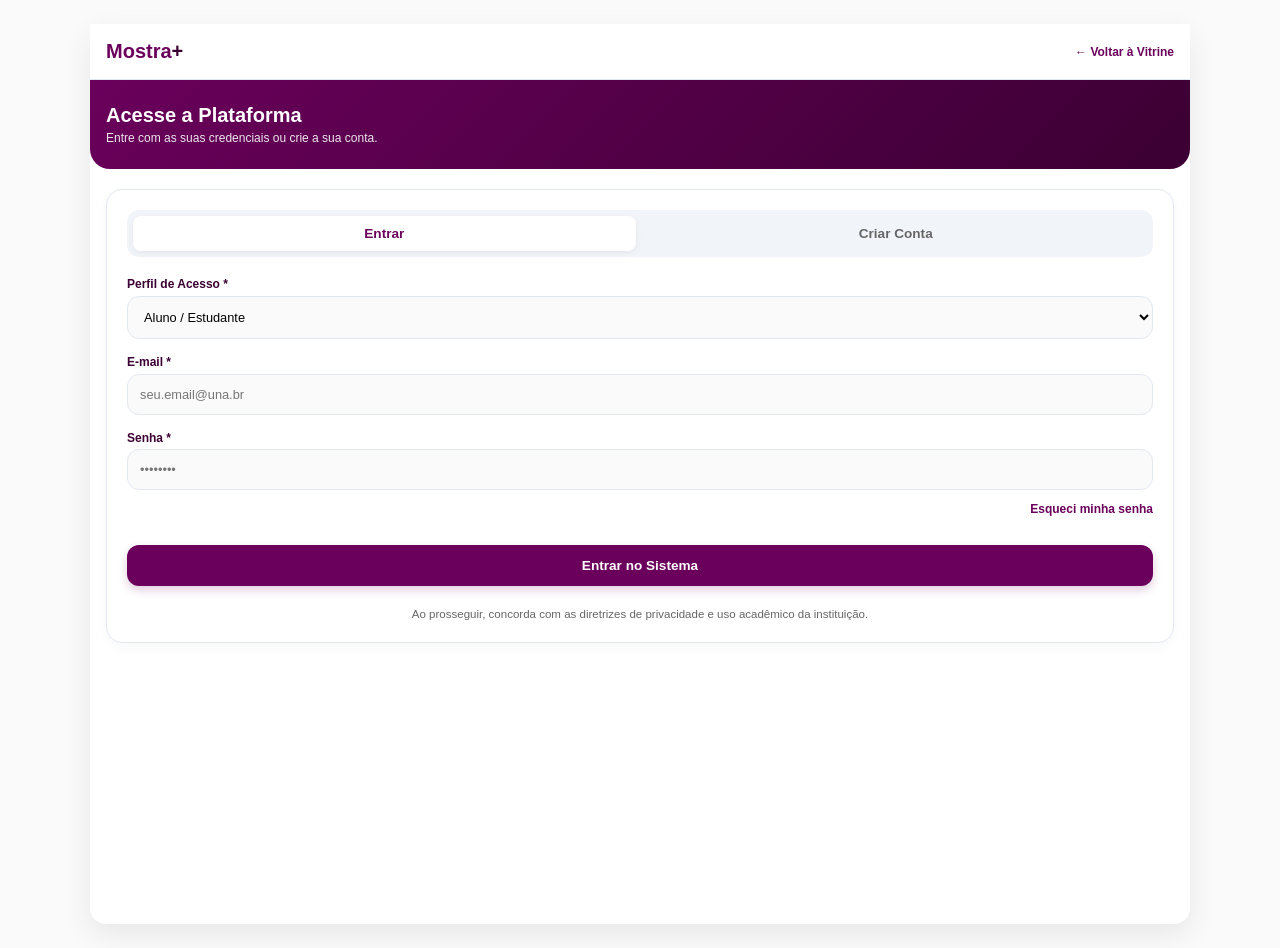
<file: perfil-aluno.html>
<!DOCTYPE html>
<html lang="pt-BR">
<head>
  <meta charset="UTF-8">
  <meta name="viewport" content="width=device-width, initial-scale=1.0">
  <title>Mostra+ | Perfil do Estudante</title>
  <link rel="stylesheet" href="style.css">
  <style>
    .header-sticky {
      display: flex;
      align-items: center;
      justify-content: space-between;
      flex-wrap: nowrap;
      gap: 0.5rem;
      padding: 0.75rem 1rem;
    }

    .brand-logo {
      white-space: nowrap;
      flex-shrink: 0;
    }

    .header-actions {
      display: flex;
      align-items: center;
      gap: 0.4rem;
      flex-shrink: 0;
    }

    .header-btn-action {
      height: 32px;
      padding: 0 0.65rem;
      display: inline-flex;
      align-items: center;
      justify-content: center;
      font-size: 0.72rem;
      font-weight: 700;
      border-radius: 0.5rem;
      text-decoration: none;
      box-sizing: border-box;
      transition: all 0.2s ease;
      white-space: nowrap;
    }

    .btn-sair-topo {
      background: #4d0000;
      color: #fffbfb;
      border: 1px solid #4b0000;
      cursor: pointer;
    }
    .btn-sair-topo:hover {
      background: #EF4444;
      color: #FFF;
    }

    .profile-card {
      background: #FFF;
      border: 1px solid var(--border-color, #E2E8F0);
      border-radius: 1rem;
      padding: 1.25rem;
      box-shadow: 0 4px 12px rgba(0,0,0,0.03);
      margin-bottom: 1.25rem;
    }

    .avatar-container {
      width: 70px;
      height: 70px;
      border-radius: 50%;
      background: var(--una-light, #FDF0F5);
      border: 2px solid var(--una-primary, #6A005B);
      display: flex;
      align-items: center;
      justify-content: center;
      font-weight: 800;
      color: var(--una-primary, #6A005B);
      font-size: 1.4rem;
      overflow: hidden;
      flex-shrink: 0;
    }

    .project-item-card {
      background: #FAFAFA;
      border: 1px solid var(--border-color, #E2E8F0);
      border-radius: 0.75rem;
      padding: 0.85rem;
      margin-bottom: 0.75rem;
      display: flex;
      justify-content: space-between;
      align-items: center;
      transition: all 0.2s ease;
    }

    .project-item-card:hover {
      border-color: var(--una-primary, #6A005B);
      background: #FFF;
    }

    .btn-edit-toggle {
      background: var(--una-light, #FDF0F5);
      color: var(--una-primary, #6A005B);
      border: 1px solid var(--una-border-pink, #F3D3E0);
      padding: 0.4rem 0.8rem;
      border-radius: 0.5rem;
      font-size: 0.75rem;
      font-weight: 700;
      cursor: pointer;
      transition: all 0.2s ease;
      display: inline-flex;
      align-items: center;
      gap: 0.3rem;
    }

    .btn-edit-toggle:hover {
      background: var(--una-primary, #6A005B);
      color: #FFF;
    }

    .file-input-wrapper {
      position: relative;
      background: var(--una-light, #FDF0F5);
      border: 1px dashed var(--una-border-pink, #F3D3E0);
      border-radius: 0.65rem;
      padding: 0.85rem;
      text-align: center;
      cursor: pointer;
      transition: all 0.2s;
    }

    .file-input-wrapper:hover {
      border-color: var(--una-primary, #6A005B);
      background: #FCE8F2;
    }

    .file-input-wrapper input[type="file"] {
      position: absolute;
      top: 0;
      left: 0;
      width: 100%;
      height: 100%;
      opacity: 0;
      cursor: pointer;
    }

    .btn-delete-project {
      background: #FEF2F2;
      color: #EF4444;
      border: 1px solid #FCA5A5;
      font-size: 0.7rem;
      font-weight: 700;
      padding: 0.3rem 0.6rem;
      border-radius: 0.5rem;
      cursor: pointer;
      transition: all 0.2s ease;
      text-decoration: none;
      display: inline-flex;
      align-items: center;
    }

    .btn-delete-project:hover {
      background: #EF4444;
      color: #FFF;
    }
  </style>
</head>
<body>

  <div class="mobile-container">
    <header class="header-sticky">
      <a href="index.html" class="brand-logo">Mostra<span>+</span></a>
      
      <div class="header-actions">
        <a href="index.html" class="header-btn-action" style="background: var(--una-light); color: var(--una-primary); border: 1px solid var(--una-border-pink);">← Vitrine</a>
        <button onclick="fazerLogout()" class="header-btn-action btn-sair-topo">Sair</button>
      </div>
    </header>

    <main style="padding: 1.25rem 1rem;">
      <div class="profile-card">
        <div style="display: flex; align-items: center; justify-content: space-between; margin-bottom: 1rem;">
          <div style="display: flex; align-items: center; gap: 1rem;">
            <div id="perfil-avatar" class="avatar-container"></div>
            <div style="overflow: hidden;">
              <h2 id="perfil-nome" style="font-size: 1.15rem; font-weight: 800; color: var(--una-vinho); line-height: 1.2; margin-bottom: 0.2rem;">Carregando...</h2>
              <p id="perfil-curso" style="font-size: 0.78rem; color: var(--text-muted); font-weight: 600;">Estudante</p>
              <p id="perfil-ra" style="font-size: 0.72rem; color: var(--text-muted); opacity: 0.8; margin-top: 0.1rem;"></p>
            </div>
          </div>

          <button class="btn-edit-toggle" onclick="alternarFormularioEdicao()"> Editar Perfil</button>
        </div>

        <div style="margin-bottom: 1rem; background: var(--una-light); padding: 0.75rem; border-radius: 0.65rem; border: 1px solid var(--una-border-pink);">
          <strong style="font-size: 0.78rem; color: var(--una-vinho); display: block; margin-bottom: 0.2rem;">E-mail do Estudante:</strong>
          <span id="perfil-email" style="font-size: 0.75rem; color: #333;">-</span>
        </div>

        <!-- FORMULÁRIO DE EDIÇÃO DO PERFIL -->
        <form id="form-edicao-perfil" style="display: none; background: #FAFAFA; border: 1px solid var(--border-color); border-radius: 0.85rem; padding: 1rem; margin-bottom: 1.25rem;" onsubmit="salvarEdicaoPerfil(event)">
          <h3 style="font-size: 0.95rem; font-weight: 800; color: var(--una-vinho); margin-bottom: 0.8rem;">Editar Dados do Perfil</h3>

          <div class="form-group" style="margin-bottom: 0.75rem;">
            <label class="form-label">Inserir URL da Foto de Perfil</label>
            
            <input type="url" id="edit-foto-url" class="form-input" placeholder="Insira ou cole a URL da imagem aqui..." style="margin-bottom: 0.5rem;" oninput="limparAnexoComputador()">

            <div style="text-align: center; font-size: 0.68rem; color: var(--text-muted); margin-bottom: 0.4rem; font-weight: 700;">OU SE PREFERIR:</div>

            <div class="file-input-wrapper">
              <span id="label-status-foto" style="font-size: 0.72rem; font-weight: 700; color: var(--una-primary); display: block;">📁 Clique para inserir/anexar uma imagem do computador</span>
              <input type="file" id="input-arquivo-foto" accept="image/*" onchange="converterArquivoParaBase64(event)">
            </div>
          </div>

          <div class="form-group" style="margin-bottom: 0.6rem;">
            <label class="form-label">Curso</label>
            <input type="text" id="edit-curso" class="form-input" placeholder="Ex: Ciência da Computação" required>
          </div>

          <div class="form-group" style="margin-bottom: 0.6rem;">
            <label class="form-label">Biografia / Sobre Você</label>
            <textarea id="edit-bio" class="form-textarea" rows="3" placeholder="Conte um pouco sobre suas habilidades e objetivos acadêmicos..."></textarea>
          </div>

          <div class="form-group" style="margin-bottom: 0.6rem;">
            <label class="form-label">LinkedIn (URL)</label>
            <input type="url" id="edit-linkedin" class="form-input" placeholder="https://linkedin.com/in/seu-perfil">
          </div>

          <div class="form-group" style="margin-bottom: 0.6rem;">
            <label class="form-label">GitHub (URL)</label>
            <input type="url" id="edit-github" class="form-input" placeholder="https://github.com/seu-usuario">
          </div>

          <div class="form-group" style="margin-bottom: 0.8rem;">
            <label class="form-label">Portfólio / Site Pessoal (URL)</label>
            <input type="url" id="edit-portfolio" class="form-input" placeholder="https://seu-portfolio.com">
          </div>

          <div style="display: flex; gap: 0.5rem;">
            <button type="submit" class="btn-submit" style="padding: 0.5rem; font-size: 0.78rem;">Salvar Alterações</button>
            <button type="button" onclick="alternarFormularioEdicao()" class="btn-submit" style="background: #64748B; padding: 0.5rem; font-size: 0.78rem;">Cancelar</button>
          </div>
        </form>

        <div style="border-top: 1px solid var(--border-color); padding-top: 1rem; margin-top: 1rem;">
          <div style="display: flex; justify-content: space-between; align-items: center; margin-bottom: 0.75rem;">
            <h3 style="font-size: 0.95rem; font-weight: 800; color: var(--una-vinho); display: flex; align-items: center; gap: 0.5rem;">
              <span>Meus Projetos Submetidos</span>
              <span id="qtd-projetos-badge" style="font-size: 0.7rem; background: #E2E8F0; padding: 0.15rem 0.5rem; border-radius: 1rem; color: #475569;">0</span>
            </h3>
            <a href="cadastro-projeto.html" class="btn-submit" style="display: inline-flex; width: auto; padding: 0.4rem 0.75rem; font-size: 0.72rem; text-decoration: none; white-space: nowrap;">+ Novo Projeto</a>
          </div>
          
          <div id="meus-projetos-container">
            <!-- Preenchido via JS -->
          </div>
        </div>
      </div>
    </main>
  </div>

  <script>
    let fotoBase64Temporaria = '';

    document.addEventListener('DOMContentLoaded', () => {
      carregarPerfilAluno();
    });

    function carregarPerfilAluno() {
      const usuarioLogado = JSON.parse(localStorage.getItem('usuarioLogado'));

      if (!usuarioLogado) {
        window.location.href = 'login.html';
        return;
      }

      document.getElementById('perfil-nome').textContent = usuarioLogado.nome;
      document.getElementById('perfil-curso').textContent = usuarioLogado.curso ? `Curso: ${usuarioLogado.curso}` : 'Estudante Acadêmico';
      document.getElementById('perfil-ra').textContent = usuarioLogado.ra ? `RA: ${usuarioLogado.ra}` : '';
      document.getElementById('perfil-email').textContent = usuarioLogado.email;

      const avatar = document.getElementById('perfil-avatar');
      if (avatar) {
        if (usuarioLogado.foto && usuarioLogado.foto.trim() !== '') {
          avatar.innerHTML = `<img src="${usuarioLogado.foto}" style="width: 100%; height: 100%; object-fit: cover;" onerror="this.parentElement.textContent='${usuarioLogado.nome ? usuarioLogado.nome.substring(0, 2).toUpperCase() : 'AL'}'" />`;
        } else {
          const iniciais = usuarioLogado.nome ? usuarioLogado.nome.split(' ').map(n => n[0]).join('').substring(0, 2).toUpperCase() : 'AL';
          avatar.textContent = iniciais;
        }
      }

      fotoBase64Temporaria = '';
      const inputUrl = document.getElementById('edit-foto-url');
      const labelStatus = document.getElementById('label-status-foto');

      if (usuarioLogado.foto && usuarioLogado.foto.startsWith('data:image')) {
        fotoBase64Temporaria = usuarioLogado.foto;
        inputUrl.value = '';
        labelStatus.textContent = 'Alterar Imagem';
      } else {
        inputUrl.value = usuarioLogado.foto || '';
        labelStatus.textContent = '📁 Clique para inserir/anexar uma imagem do computador';
      }

      document.getElementById('edit-curso').value = usuarioLogado.curso || '';
      document.getElementById('edit-bio').value = usuarioLogado.bio || '';
      document.getElementById('edit-linkedin').value = usuarioLogado.linkedin || '';
      document.getElementById('edit-github').value = usuarioLogado.github || '';
      document.getElementById('edit-portfolio').value = usuarioLogado.portfolio || '';

      carregarMeusProjetos(usuarioLogado.email);
    }

    function converterArquivoParaBase64(event) {
      const arquivo = event.target.files[0];
      if (!arquivo) return;

      const leitor = new FileReader();
      leitor.onload = function(uploadevento) {
        fotoBase64Temporaria = uploadevento.target.result;
        document.getElementById('edit-foto-url').value = '';
        document.getElementById('label-status-foto').textContent = `✅ Imagem inserida: ${arquivo.name}`;
      };
      leitor.readAsDataURL(arquivo);
    }

    function limparAnexoComputador() {
      fotoBase64Temporaria = '';
      document.getElementById('label-status-foto').textContent = '📁 Clique para inserir/anexar uma imagem do computador';
      const inputArquivo = document.getElementById('input-arquivo-foto');
      if (inputArquivo) inputArquivo.value = '';
    }

    function alternarFormularioEdicao() {
      const form = document.getElementById('form-edicao-perfil');
      if (form) {
        form.style.display = (form.style.display === 'block') ? 'none' : 'block';
      }
    }

    function salvarEdicaoPerfil(e) {
      e.preventDefault();
      let usuarioLogado = JSON.parse(localStorage.getItem('usuarioLogado'));
      if (!usuarioLogado) return;

      const urlDigitada = document.getElementById('edit-foto-url').value.trim();
      
      usuarioLogado.foto = urlDigitada !== '' ? urlDigitada : fotoBase64Temporaria;
      usuarioLogado.curso = document.getElementById('edit-curso').value.trim();
      usuarioLogado.bio = document.getElementById('edit-bio').value.trim();
      usuarioLogado.linkedin = document.getElementById('edit-linkedin').value.trim();
      usuarioLogado.github = document.getElementById('edit-github').value.trim();
      usuarioLogado.portfolio = document.getElementById('edit-portfolio').value.trim();

      localStorage.setItem('usuarioLogado', JSON.stringify(usuarioLogado));

      let contas = JSON.parse(localStorage.getItem('contasMostraPlus')) || [];
      const index = contas.findIndex(c => c.email.toLowerCase() === usuarioLogado.email.toLowerCase());
      if (index !== -1) {
        contas[index] = usuarioLogado;
        localStorage.setItem('contasMostraPlus', JSON.stringify(contas));
      }

      alert('Perfil atualizado com sucesso!');
      alternarFormularioEdicao();
      carregarPerfilAluno();
    }

    function carregarMeusProjetos(emailUsuario) {
      const container = document.getElementById('meus-projetos-container');
      const badgeQtd = document.getElementById('qtd-projetos-badge');
      const listaProjetos = JSON.parse(localStorage.getItem('projetosMostraPlus')) || [];

      const meusProjetos = listaProjetos.filter(p => p.emailContato && p.emailContato.toLowerCase() === emailUsuario.toLowerCase());

      if (badgeQtd) badgeQtd.textContent = meusProjetos.length;
      if (!container) return;

      if (meusProjetos.length === 0) {
        container.innerHTML = `
          <div style="text-align: center; padding: 2rem 1rem; background: #FAFAFA; border: 1px dashed var(--border-color); border-radius: 0.75rem;">
            <p style="font-size: 0.78rem; color: var(--text-muted); margin-bottom: 0.75rem;">Você ainda não cadastrou nenhum projeto na plataforma.</p>
            <a href="cadastro-projeto.html" class="btn-submit" style="display: inline-block; width: auto; text-decoration: none; padding: 0.5rem 1rem; font-size: 0.75rem;">Criar Meu Primeiro Projeto</a>
          </div>
        `;
        return;
      }

      container.innerHTML = meusProjetos.map(p => {
        let corStatus = '#F59E0B'; // Pendente
        if (p.status === 'Aprovado') corStatus = '#10B981'; // Verde
        if (p.status === 'Rejeitado') corStatus = '#EF4444'; // Vermelho

        return `
          <div class="project-item-card">
            <div style="overflow: hidden; padding-right: 0.5rem;">
              <h4 style="font-size: 0.85rem; font-weight: 800; color: var(--una-vinho); white-space: nowrap; overflow: hidden; text-overflow: ellipsis;">${p.titulo}</h4>
              
              <div style="display: flex; gap: 0.5rem; align-items: center; margin-top: 0.25rem;">
                <span style="font-size: 0.65rem; font-weight: 700; color: ${corStatus};">
                  ● ${p.status || 'Pendente'}
                </span>
                
              </div>
            </div>
            
            <div style="display: flex; gap: 0.3rem; flex-shrink: 0;">
              <a href="cadastro-projeto.html?id=${p.id}" style="display: inline-flex; align-items: center; gap: 0.2rem; font-size: 0.7rem; font-weight: 700; padding: 0.3rem 0.6rem; border-radius: 0.5rem; text-decoration: none; background: var(--una-light, #FDF0F5); color: var(--una-primary, #6A005B); border: 1px solid var(--una-border-pink, #F3D3E0);">Editar</a>
              <a href="detalhe-projeto.html?id=${p.id}" style="display: inline-flex; align-items: center; gap: 0.2rem; font-size: 0.7rem; font-weight: 700; padding: 0.3rem 0.6rem; border-radius: 0.5rem; text-decoration: none; background: var(--una-light, #FDF0F5); color: var(--una-primary, #6A005B); border: 1px solid var(--una-border-pink, #F3D3E0);">Ver</a>
              <button onclick="excluirProjeto('${p.id}')" class="btn-delete-project">Excluir</button>
            </div>
          </div>
        `;
      }).join('');
    }

    function excluirProjeto(idProjeto) {
      if (!confirm("Tem certeza que deseja excluir este projeto permanentemente?")) return;

      let listaProjetos = JSON.parse(localStorage.getItem('projetosMostraPlus')) || [];
      listaProjetos = listaProjetos.filter(p => String(p.id) !== String(idProjeto));
      
      localStorage.setItem('projetosMostraPlus', JSON.stringify(listaProjetos));

      const usuarioLogado = JSON.parse(localStorage.getItem('usuarioLogado'));
      carregarMeusProjetos(usuarioLogado.email);
    }

    function fazerLogout() {
      localStorage.removeItem('usuarioLogado');
      window.location.href = 'index.html';
    }
  </script>

</body>
</html>
</file>
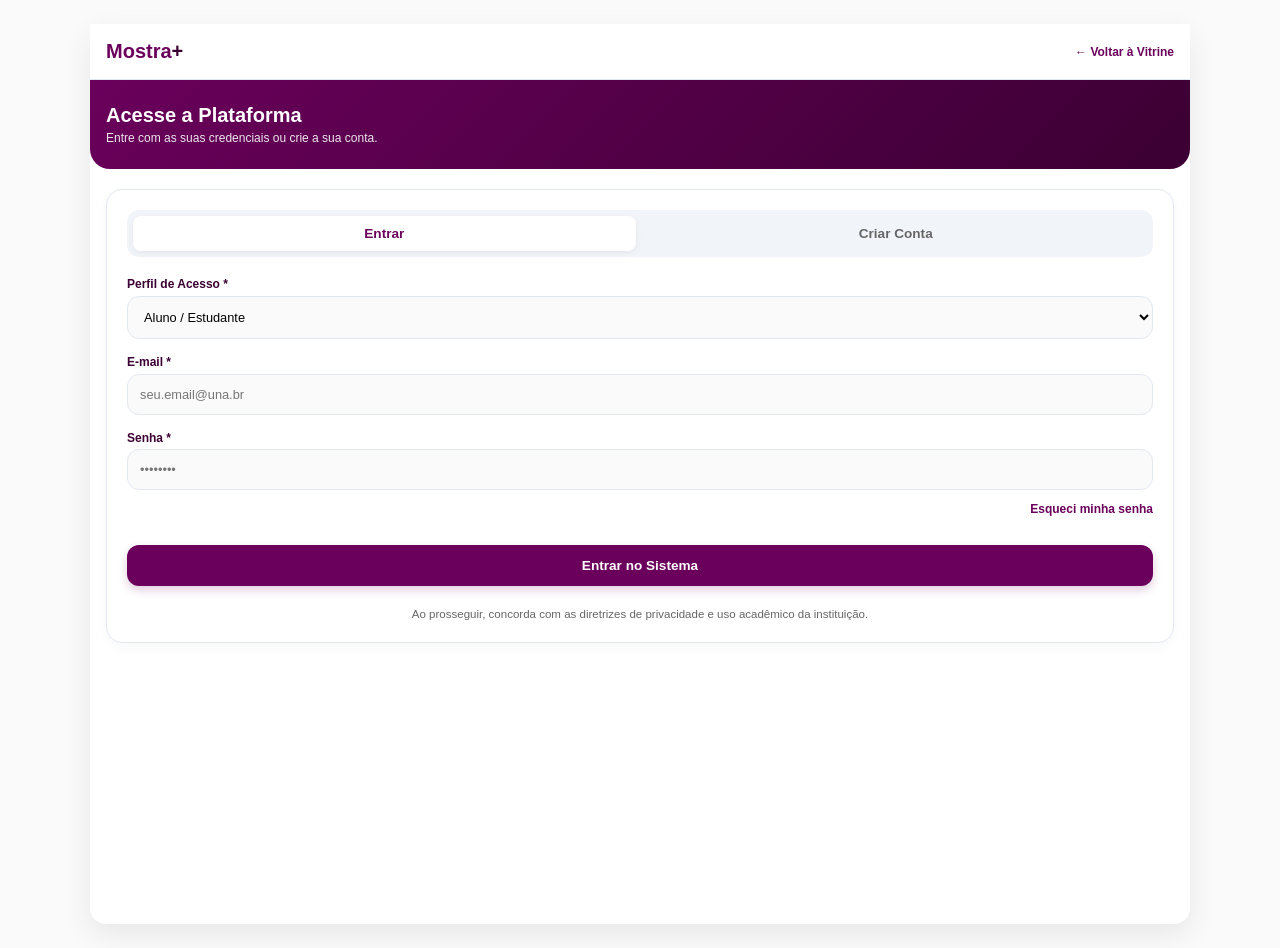
<file: validacao-professor.html>
<!DOCTYPE html>
<html lang="pt-BR">
<head>
  <meta charset="UTF-8">
  <meta name="viewport" content="width=device-width, initial-scale=1.0">
  <title>Mostra+ | Validação do Professor</title>
  <link rel="stylesheet" href="style.css">
  <style>
    .header-actions-docente {
      display: flex;
      align-items: center;
      gap: 0.5rem;
    }

    /* Navegação por Abas Principais */
    .nav-tabs-main {
      display: flex;
      gap: 0.5rem;
      background: #F1F5F9;
      padding: 0.35rem;
      border-radius: 0.75rem;
      margin-bottom: 1.25rem;
    }

    .tab-btn-main {
      flex: 1;
      padding: 0.65rem;
      border: none;
      border-radius: 0.5rem;
      background: transparent;
      font-size: 0.82rem;
      font-weight: 800;
      color: var(--text-muted, #666);
      cursor: pointer;
      transition: all 0.2s ease-in-out;
      text-align: center;
    }

    .tab-btn-main.active {
      background: #FFFFFF;
      color: var(--una-primary, #6A005B);
      box-shadow: 0 2px 6px rgba(0,0,0,0.06);
    }

    /* Cartão do Perfil do Professor */
    .profile-card {
      background: #FFFFFF;
      border: 1px solid var(--border-color, #E2E8F0);
      border-radius: 1rem;
      padding: 1.25rem;
      box-shadow: 0 4px 12px rgba(0,0,0,0.03);
    }

    .profile-avatar-lg {
      width: 80px;
      height: 80px;
      border-radius: 50%;
      object-fit: cover;
      border: 3px solid var(--una-primary, #6A005B);
      background-color: var(--una-light, #FDF0F5);
      display: flex;
      align-items: center;
      justify-content: center;
      font-size: 1.8rem;
      color: var(--una-primary, #6A005B);
      font-weight: 800;
      margin: 0 auto 0.75rem auto;
      overflow: hidden;
    }

    .author-card-clickable {
      background: var(--una-light, #FDF0F5);
      border: 1px solid var(--una-border-pink, #F3D3E0);
      border-radius: 0.85rem;
      padding: 0.85rem 1rem;
      display: flex;
      align-items: center;
      gap: 0.85rem;
      margin-bottom: 1rem;
      cursor: pointer;
      transition: transform 0.2s, box-shadow 0.2s;
    }

    .author-card-clickable:hover {
      transform: translateY(-2px);
      box-shadow: 0 4px 12px rgba(106, 0, 91, 0.08);
    }

    .author-avatar {
      width: 50px;
      height: 50px;
      border-radius: 50%;
      object-fit: cover;
      border: 2px solid var(--una-primary, #6A005B);
      background: #FFF;
      display: flex;
      align-items: center;
      justify-content: center;
      font-weight: 800;
      color: var(--una-primary, #6A005B);
      font-size: 1.1rem;
      flex-shrink: 0;
      overflow: hidden;
    }

    .social-links-list {
      display: flex;
      justify-content: center;
      flex-wrap: wrap;
      gap: 0.5rem;
      margin-top: 1rem;
    }

    .social-badge {
      display: inline-flex;
      align-items: center;
      gap: 0.3rem;
      font-size: 0.75rem;
      font-weight: 700;
      padding: 0.4rem 0.8rem;
      border-radius: 2rem;
      text-decoration: none;
      background: var(--una-light, #FDF0F5);
      color: var(--una-primary, #6A005B);
      border: 1px solid var(--una-border-pink, #F3D3E0);
    }

    /* Botão de upload compactado */
    .upload-dropzone {
      border: 2px dashed var(--una-border-pink, #F3D3E0);
      background-color: var(--una-light, #FDF0F5);
      border-radius: 0.65rem;
      padding: 0.5rem 0.8rem;
      text-align: center;
      cursor: pointer;
      transition: all 0.2s ease-in-out;
      display: flex;
      flex-direction: row;
      align-items: center;
      justify-content: center;
      gap: 0.5rem;
    }

    .upload-dropzone:hover {
      border-color: var(--una-primary, #6A005B);
      background-color: #FAF0F7;
      transform: translateY(-1px);
    }

    .upload-icon {
      font-size: 1.1rem;
      color: var(--una-primary, #6A005B);
    }

    .upload-text {
      font-size: 0.75rem;
      font-weight: 700;
      color: var(--una-vinho, #3B0033);
    }

    .upload-subtext {
      font-size: 0.65rem;
      color: var(--text-muted, #666);
    }

    .file-input-hidden {
      display: none;
    }

    .pagination-bar {
      display: flex;
      align-items: center;
      justify-content: space-between;
      background: #FFFFFF;
      border: 1px solid var(--border-color, #E2E8F0);
      border-radius: 0.75rem;
      padding: 0.6rem 0.8rem;
      margin-top: 1rem;
    }

    .page-btn {
      background: var(--una-light, #FDF0F5);
      color: var(--una-primary, #6A005B);
      border: 1px solid var(--una-border-pink, #F3D3E0);
      padding: 0.4rem 0.8rem;
      border-radius: 0.5rem;
      font-size: 0.75rem;
      font-weight: 700;
      cursor: pointer;
      transition: all 0.2s;
    }

    .page-btn:disabled {
      opacity: 0.4;
      cursor: not-allowed;
      background: #F1F5F9;
      color: #94A3B8;
      border-color: #E2E8F0;
    }

    .page-number-btn {
      width: 28px;
      height: 28px;
      border-radius: 50%;
      border: 1px solid var(--border-color);
      background: #FFF;
      font-size: 0.72rem;
      font-weight: 700;
      color: var(--text-muted);
      cursor: pointer;
      display: inline-flex;
      align-items: center;
      justify-content: center;
    }

    .page-number-btn.active {
      background: var(--una-primary, #6A005B);
      color: #FFF;
      border-color: var(--una-primary, #6A005B);
    }

    .image-modal {
      display: none;
      position: fixed;
      z-index: 9999;
      top: 0;
      left: 0;
      width: 100%;
      height: 100%;
      background-color: rgba(0, 0, 0, 0.85);
      backdrop-filter: blur(4px);
      align-items: center;
      justify-content: center;
      padding: 1rem;
      box-sizing: border-box;
    }

    .image-modal-content {
      max-width: 90%;
      max-height: 85vh;
      object-fit: contain;
      border-radius: 0.75rem;
      box-shadow: 0 10px 25px rgba(0, 0, 0, 0.5);
    }

    .image-modal-close {
      position: absolute;
      top: 1.25rem;
      right: 1.5rem;
      color: #FFFFFF;
      font-size: 1.5rem;
      font-weight: 700;
      cursor: pointer;
      background: rgba(0, 0, 0, 0.6);
      width: 40px;
      height: 40px;
      border-radius: 50%;
      display: flex !important;
      align-items: center !important;
      justify-content: center !important;
      line-height: 1 !important;
      padding: 0 !important;
      margin: 0 !important;
      box-sizing: border-box;
      border: 1px solid rgba(255, 255, 255, 0.2);
      transition: background 0.2s, transform 0.2s;
      user-select: none;
    }

    .image-modal-close:hover {
      background: #EF4444;
      transform: scale(1.05);
    }

    .thumb-hover {
      cursor: pointer;
      transition: transform 0.2s, border-color 0.2s;
    }

    .thumb-hover:hover {
      transform: scale(1.03);
      border-color: var(--una-primary, #6A005B) !important;
    }
  </style>

  <script>
    (function verificarSessaoProfessor() {
      const usuario = JSON.parse(localStorage.getItem('usuarioLogado'));
      if (!usuario || usuario.perfil !== 'professor') {
        alert('Acesso restrito a professores!');
        window.location.href = 'login.html';
      }
    })();
  </script>
</head>
<body>

  <div class="mobile-container">
    <header class="header-sticky">
      <a href="index.html" class="brand-logo">Mostra<span>+</span></a>
      
      <div class="header-actions-docente">
        <a href="index.html" class="filter-btn" style="background: var(--una-light); color: var(--una-primary); border: 1px solid var(--una-border-pink); text-decoration: none; padding: 0.4rem 0.8rem; border-radius: 0.5rem; font-weight: 700; display: inline-flex; align-items: center;">
          ← Vitrine
        </a>
        <button onclick="sairDaConta()" class="filter-btn" style="background: #530606; color: #FFF; border: none; padding: 0.4rem 0.8rem; cursor: pointer; border-radius: 0.5rem; font-weight: 700;">
          Sair 
        </button>
      </div>
    </header>

    <div class="hero-banner">
      <h1 style="font-size: 1.25rem; font-weight: 800; margin-bottom: 0.25rem;">Painel Docente</h1>
      <p style="font-size: 0.75rem; opacity: 0.9;">Faça a curadoria de projetos e gerencie o seu perfil acadêmico.</p>
    </div>

    <main style="padding: 1.25rem 1rem;">
      
      <!-- BOTÕES DE NAVEGAÇÃO -->
      <div class="nav-tabs-main">
        <button id="btn-tab-avaliacao" class="tab-btn-main active" onclick="mudarAba('avaliacao')">📋 Avaliação de Projetos</button>
        <button id="btn-tab-perfil" class="tab-btn-main" onclick="mudarAba('perfil')">👤 Meu Perfil</button>
      </div>

      <!-- ================= ABA 1: AVALIAÇÃO DE PROJETOS ================= -->
      <section id="secao-avaliacao">
        <div style="display: flex; justify-content: space-between; align-items: flex-end; margin-bottom: 1rem;">
          <div>
            <h2 style="font-size: 1.1rem; font-weight: 800; color: var(--una-vinho);">Projetos Pendentes</h2>
            <p style="font-size: 0.75rem; color: var(--text-muted);">Avalie e aprove trabalhos para publicação.</p>
          </div>
          <span id="contador-progresso" style="font-size: 0.72rem; font-weight: 800; color: var(--una-primary); background: var(--una-light); padding: 0.25rem 0.6rem; border-radius: 1rem; border: 1px solid var(--una-border-pink);">
            0 de 0
          </span>
        </div>

        <div id="lista-pendentes-container">
          <!-- Projeto renderizado via JS -->
        </div>

        <!-- BARRA DE PAGINAÇÃO -->
        <div id="bar-paginacao" class="pagination-bar" style="display: none;">
          <button id="btn-page-prev" class="page-btn" onclick="mudarPagina(-1)">← Anterior</button>
          <div id="numeros-paginas" style="display: flex; gap: 0.3rem;"></div>
          <button id="btn-page-next" class="page-btn" onclick="mudarPagina(1)">Próximo →</button>
        </div>
      </section>

      <!-- ================= ABA 2: PERFIL DO PROFESSOR ================= -->
      <section id="secao-perfil" style="display: none;">
        <div class="profile-card">
          <div style="text-align: center;">
            <div id="avatar-display" class="profile-avatar-lg">PR</div>
            <h2 id="exibir-nome" style="font-size: 1.15rem; font-weight: 800; color: var(--una-vinho, #3B0033); margin-bottom: 0.1rem;">Professor</h2>
            <p id="exibir-email" style="font-size: 0.75rem; color: var(--text-muted, #666); margin-bottom: 0.5rem;">professor@una.br</p>
            <span class="badge-tag" style="background: #FDF0F5; color: var(--una-primary); border-color: var(--una-border-pink);">Curadoria Docente</span>
          </div>

          <div style="margin-top: 1.25rem; padding-top: 1rem; border-top: 1px solid var(--border-color);">
            <strong style="font-size: 0.8rem; color: var(--una-vinho);">Sobre Mim / Biografia:</strong>
            <p id="exibir-bio" style="font-size: 0.78rem; color: #444; margin-top: 0.3rem; line-height: 1.4;">
              Nenhuma biografia adicionada ainda.
            </p>
          </div>

          <div style="margin-top: 1rem;">
            <strong style="font-size: 0.8rem; color: var(--una-vinho); display: block; text-align: center;">Redes & Links Profissionais:</strong>
            <div id="exibir-redes" class="social-links-list"></div>
          </div>
        </div>

        <div style="background: #FFF; border: 1px solid var(--border-color); border-radius: 1rem; padding: 1.25rem; margin-top: 1.25rem;">
          <h3 style="font-size: 0.9rem; font-weight: 800; color: var(--una-vinho); margin-bottom: 1rem;">Editar Informações do Perfil </h3>

          <div class="form-group">
            <label class="form-label">Foto de Perfil</label>
            <label for="edit-foto-file" class="upload-dropzone">
              <span class="upload-icon">📸</span>
              <div>
                <span class="upload-text">Selecionar Foto</span>
                <span class="upload-subtext" style="display: block;">PNG, JPG ou WEBP (Max 5MB)</span>
              </div>
            </label>
            <input type="file" id="edit-foto-file" accept="image/*" class="file-input-hidden" onchange="carregarFotoPerfil(event)">
            <div id="preview-foto-container" style="margin-top: 0.5rem;"></div>
          </div>

          <div class="form-group">
            <label class="form-label">Nome de Exibição *</label>
            <input type="text" id="edit-nome" class="form-input" placeholder="Seu nome completo">
          </div>

          <div class="form-group">
            <label class="form-label">Biografia / Resumo Acadêmico</label>
            <textarea id="edit-bio" class="form-textarea" rows="3" placeholder="Escreva um breve resumo sobre sua formação..."></textarea>
          </div>

          <div class="form-group">
            <label class="form-label">LinkedIn (URL)</label>
            <input type="url" id="edit-linkedin" class="form-input" placeholder="https://linkedin.com/in/seu-perfil">
          </div>

          <button onclick="salvarPerfil()" class="btn-submit">Salvar Perfil</button>
        </div>
      </section>

    </main>
  </div>

  <!-- MODAL DE ZOOM NA IMAGEM -->
  <div id="modal-zoom" class="image-modal" onclick="fecharModalZoom(event)">
    <span class="image-modal-close" onclick="fecharModalZoomDirect()">&times;</span>
    <img id="img-modal-target" class="image-modal-content" src="" alt="Imagem Ampliada">
  </div>

  <!-- MODAL DE PERFIL DO ALUNO PUBLICADOR -->
  <div id="modal-perfil-autor" class="image-modal" onclick="fecharModalPerfil(event)">
    <div style="background: #FFF; border-radius: 1rem; padding: 1.5rem; width: 100%; max-width: 380px; position: relative; border: 1px solid var(--una-border-pink, #F3D3E0); text-align: center;">
      <span class="image-modal-close" style="top: 0.75rem; right: 0.75rem; font-size: 1.2rem; width: 35px; height: 35px; background: #F1F5F9; color: #333; border-color: #CBD5E1;" onclick="fecharModalPerfilDirect()">✕</span>
      
      <div id="author-modal-avatar" class="author-avatar" style="width: 80px; height: 80px; font-size: 1.8rem; margin: 0 auto 0.75rem auto;"></div>
      
      <h3 id="author-modal-nome" style="font-size: 1.15rem; font-weight: 800; color: var(--una-vinho, #3B0033); margin-bottom: 0.1rem;">Nome do Aluno</h3>
      
      <span id="author-modal-curso" class="badge-tag" style="background: #E0F2FE; color: #0369A1; border-color: #BAE6FD; margin-bottom: 1rem; display: inline-block; white-space: normal; text-align: center; max-width: 100%; word-break: break-word;">
        Curso de Graduação
      </span>

      <div style="text-align: left; margin-top: 1rem; padding-top: 1rem; border-top: 1px solid var(--border-color);">
        <strong style="font-size: 0.8rem; color: var(--una-vinho);">Sobre / Biografia:</strong>
        <p id="author-modal-bio" style="font-size: 0.78rem; color: #444; margin-top: 0.3rem; line-height: 1.4;">
          Nenhuma biografia informada.
        </p>
      </div>

      <div style="margin-top: 1rem;">
        <strong style="font-size: 0.8rem; color: var(--una-vinho); display: block; margin-bottom: 0.5rem;">Redes & Links Profissionais:</strong>
        <div id="author-modal-redes" style="display: flex; justify-content: center; flex-wrap: wrap; gap: 0.5rem;"></div>
      </div>
    </div>
  </div>

  <script>
    let fotoPerfilBase64 = '';
    let projetosPendentes = [];
    let paginaAtual = 0;
    let dadosPublicadorAtual = null;
    let imagensGaleriaAtual = [];

    document.addEventListener('DOMContentLoaded', () => {
      carregarPerfilGuardado();
      carregarProjetosPendentesComFoco();
    });

    function sairDaConta() {
      localStorage.removeItem('usuarioLogado');
      window.location.href = 'index.html';
    }

    function mudarAba(aba) {
      const secaoAvaliacao = document.getElementById('secao-avaliacao');
      const secaoPerfil = document.getElementById('secao-perfil');
      const btnAvaliacao = document.getElementById('btn-tab-avaliacao');
      const btnPerfil = document.getElementById('btn-tab-perfil');

      if (aba === 'avaliacao') {
        secaoAvaliacao.style.display = 'block';
        secaoPerfil.style.display = 'none';
        btnAvaliacao.classList.add('active');
        btnPerfil.classList.remove('active');
      } else {
        secaoAvaliacao.style.display = 'none';
        secaoPerfil.style.display = 'block';
        btnPerfil.classList.add('active');
        btnAvaliacao.classList.remove('active');
      }
    }

    function carregarFotoPerfil(event) {
      const file = event.target.files[0];
      if (!file) return;

      const reader = new FileReader();
      reader.onload = function(e) {
        fotoPerfilBase64 = e.target.result;
        renderizarPreviewFoto();
      };
      reader.readAsDataURL(file);
    }

    function removerFotoPerfil() {
      fotoPerfilBase64 = '';
      document.getElementById('edit-foto-file').value = '';
      renderizarPreviewFoto();
    }

    function renderizarPreviewFoto() {
      const container = document.getElementById('preview-foto-container');
      if (fotoPerfilBase64) {
        container.innerHTML = `
          <div style="display: flex; align-items: center; gap: 0.75rem; background: var(--una-light, #FDF0F5); padding: 0.5rem 0.7rem; border-radius: 0.5rem; border: 1px solid var(--una-border-pink, #F3D3E0);">
            <img src="${fotoPerfilBase64}" style="width: 40px; height: 40px; object-fit: cover; border-radius: 50%; border: 2px solid var(--una-primary, #6A005B);" />
            <span style="font-size: 0.72rem; color: var(--una-vinho, #3B0033); font-weight: 700;">Nova foto pronta para salvar</span>
            <button type="button" onclick="removerFotoPerfil()" style="margin-left: auto; background: #EF4444; color: #FFF; border: none; padding: 0.3rem 0.6rem; border-radius: 0.3rem; font-size: 0.68rem; font-weight: 700; cursor: pointer;">Remover ✕</button>
          </div>
        `;
      } else {
        container.innerHTML = '';
      }
    }

    function carregarPerfilGuardado() {
      const usuario = JSON.parse(localStorage.getItem('usuarioLogado')) || {};
      
      document.getElementById('exibir-nome').textContent = usuario.nome || 'Professor';
      document.getElementById('exibir-email').textContent = usuario.email || 'professor@una.br';
      
      document.getElementById('edit-nome').value = usuario.nome || '';
      document.getElementById('edit-bio').value = usuario.bio || '';
      document.getElementById('edit-linkedin').value = usuario.linkedin || '';

      const avatarDiv = document.getElementById('avatar-display');
      if (usuario.foto) {
        fotoPerfilBase64 = usuario.foto;
        avatarDiv.innerHTML = `<img src="${usuario.foto}" style="width: 100%; height: 100%; border-radius: 50%; object-fit: cover;" />`;
        renderizarPreviewFoto();
      } else {
        const iniciais = (usuario.nome || 'PR').split(' ').map(n => n[0]).join('').substring(0, 2).toUpperCase();
        avatarDiv.textContent = iniciais || 'PR';
      }

      const bioP = document.getElementById('exibir-bio');
      bioP.textContent = usuario.bio || 'Nenhuma biografia adicionada ainda.';

      const redesDiv = document.getElementById('exibir-redes');
      let htmlRedes = '';

      if (usuario.linkedin) {
        htmlRedes += `<a href="${usuario.linkedin}" target="_blank" class="social-badge">👔 LinkedIn ↗</a>`;
      }

      if (!htmlRedes) {
        htmlRedes = `<p style="font-size: 0.72rem; color: var(--text-muted);">Nenhum link adicionado.</p>`;
      }

      redesDiv.innerHTML = htmlRedes;
    }

    function salvarPerfil() {
      let usuario = JSON.parse(localStorage.getItem('usuarioLogado')) || {};

      usuario.nome = document.getElementById('edit-nome').value.trim() || usuario.nome;
      usuario.bio = document.getElementById('edit-bio').value.trim();
      usuario.linkedin = document.getElementById('edit-linkedin').value.trim();

      if (fotoPerfilBase64) {
        usuario.foto = fotoPerfilBase64;
      } else {
        delete usuario.foto;
      }

      localStorage.setItem('usuarioLogado', JSON.stringify(usuario));

      let contas = JSON.parse(localStorage.getItem('contasMostraPlus')) || [];
      const index = contas.findIndex(c => c.email === usuario.email);
      if (index !== -1) {
        contas[index] = { ...contas[index], ...usuario };
        localStorage.setItem('contasMostraPlus', JSON.stringify(contas));
      }

      alert('Perfil do professor atualizado com sucesso!');
      carregarPerfilGuardado();
    }

    function abrirModalZoom(src) {
      if (!src) return;
      const modal = document.getElementById('modal-zoom');
      const target = document.getElementById('img-modal-target');
      target.src = src;
      modal.style.display = 'flex';
    }

    function fecharModalZoom(event) {
      if (event.target.id === 'modal-zoom') {
        document.getElementById('modal-zoom').style.display = 'none';
      }
    }

    function fecharModalZoomDirect() {
      document.getElementById('modal-zoom').style.display = 'none';
    }

    function abrirModalPerfil() {
      if (!dadosPublicadorAtual) return;
      const avatarDiv = document.getElementById('author-modal-avatar');
      if (dadosPublicadorAtual.foto && dadosPublicadorAtual.foto.trim() !== '') {
        avatarDiv.innerHTML = `<img src="${dadosPublicadorAtual.foto}" style="width: 100%; height: 100%; object-fit: cover;" onerror="this.parentElement.innerHTML='${dadosPublicadorAtual.iniciais}'" />`;
      } else {
        avatarDiv.innerHTML = dadosPublicadorAtual.iniciais;
      }
      document.getElementById('author-modal-nome').textContent = dadosPublicadorAtual.nome;
      document.getElementById('author-modal-curso').textContent = dadosPublicadorAtual.curso ? `📚 ${dadosPublicadorAtual.curso}` : 'Estudante Acadêmico';
      document.getElementById('author-modal-bio').textContent = dadosPublicadorAtual.bio || 'Nenhuma biografia informada.';

      const redesContainer = document.getElementById('author-modal-redes');
      let htmlRedes = '';
      if (dadosPublicadorAtual.linkedin) htmlRedes += `<a href="${dadosPublicadorAtual.linkedin}" target="_blank" class="social-badge">LinkedIn ↗</a>`;
      if (dadosPublicadorAtual.github) htmlRedes += `<a href="${dadosPublicadorAtual.github}" target="_blank" class="social-badge">GitHub ↗</a>`;
      if (dadosPublicadorAtual.portfolio) htmlRedes += `<a href="${dadosPublicadorAtual.portfolio}" target="_blank" class="social-badge">Portfólio ↗</a>`;
      if (!htmlRedes) htmlRedes = `<p style="font-size: 0.72rem; color: var(--text-muted);">Nenhum link adicionado.</p>`;
      redesContainer.innerHTML = htmlRedes;

      document.getElementById('modal-perfil-autor').style.display = 'flex';
    }

    function fecharModalPerfil(event) {
      if (event.target.id === 'modal-perfil-autor') {
        document.getElementById('modal-perfil-autor').style.display = 'none';
      }
    }

    function fecharModalPerfilDirect() {
      document.getElementById('modal-perfil-autor').style.display = 'none';
    }

    function extrairUrlImagem(item) {
      if (!item) return '';
      if (typeof item === 'string') return item.trim();
      if (typeof item === 'object') {
        if (item.url && typeof item.url === 'string') return item.url.trim();
        if (item.src && typeof item.src === 'string') return item.src.trim();
        if (item.base64 && typeof item.base64 === 'string') return item.base64.trim();
      }
      return '';
    }

    function carregarProjetosPendentesComFoco() {
      const listaProjetos = JSON.parse(localStorage.getItem('projetosMostraPlus')) || [];
      projetosPendentes = listaProjetos.filter(p => p.status === 'Pendente');

      const urlParams = new URLSearchParams(window.location.search);
      const projetoIdAlvo = urlParams.get('id');

      if (projetoIdAlvo) {
        const indexEncontrado = projetosPendentes.findIndex(p => String(p.id) === String(projetoIdAlvo));
        if (indexEncontrado !== -1) {
          paginaAtual = indexEncontrado;
        }
      } else {
        if (paginaAtual >= projetosPendentes.length && projetosPendentes.length > 0) {
          paginaAtual = projetosPendentes.length - 1;
        }
      }

      renderizarProjetoPaginado();
    }

    function renderizarProjetoPaginado() {
      const container = document.getElementById('lista-pendentes-container');
      const barPaginacao = document.getElementById('bar-paginacao');
      const contadorProgresso = document.getElementById('contador-progresso');
      const contas = JSON.parse(localStorage.getItem('contasMostraPlus')) || [];

      if (projetosPendentes.length === 0) {
        container.innerHTML = `
          <div style="text-align: center; padding: 3rem 1rem; background: #FFF; border-radius: 1rem; border: 1px solid var(--border-color);">
            <p style="font-weight: 700; color: var(--text-main);">Nenhum projeto pendente no momento!</p>
            <p style="font-size: 0.75rem; color: var(--text-muted); margin-top: 0.3rem;">Todos os trabalhos submetidos já foram avaliados.</p>
          </div>
        `;
        barPaginacao.style.display = 'none';
        contadorProgresso.textContent = '0 de 0';
        return;
      }

      const p = projetosPendentes[paginaAtual];

      let contaPublicador = p.emailContato ? contas.find(c => c.email && c.email.toLowerCase() === p.emailContato.toLowerCase()) : null;
      const nomePublicador = contaPublicador?.nome || p.participantes || 'Estudante';
      const cursoPublicador = contaPublicador?.curso || 'Engenharia de Software';
      const emailPublicador = p.emailContato || contaPublicador?.email || 'E-mail não informado';
      const fotoPublicador = contaPublicador?.foto || '';
      const iniciaisPublicador = nomePublicador.split(' ').map(n => n[0]).join('').substring(0, 2).toUpperCase() || 'AL';

      dadosPublicadorAtual = { 
        nome: nomePublicador, 
        curso: cursoPublicador, 
        foto: fotoPublicador, 
        iniciais: iniciaisPublicador, 
        bio: contaPublicador?.bio || '', 
        linkedin: contaPublicador?.linkedin || '', 
        github: contaPublicador?.github || '', 
        portfolio: contaPublicador?.portfolio || '' 
      };

      const avatarHtml = (fotoPublicador && fotoPublicador.trim() !== '')
        ? `<img src="${fotoPublicador}" class="author-avatar" onerror="this.outerHTML='<div class=\'author-avatar\'>${iniciaisPublicador}</div>'" />`
        : `<div class="author-avatar">${iniciaisPublicador}</div>`;

      const logoUrl = extrairUrlImagem(p.logo);
      const capaHtml = logoUrl ? `
        <div style="width: 100%; height: 180px; background: #FAFAFA; border: 1px solid var(--border-color); border-radius: 0.75rem; display: flex; align-items: center; justify-content: center; overflow: hidden; margin-bottom: 0.85rem; padding: 0.5rem;">
          <img src="${logoUrl}" style="max-width: 100%; max-height: 100%; object-fit: contain;" onerror="this.parentElement.style.display='none'" />
        </div>
      ` : '';

      let rawGaleria = p.imagensDetalhadas || p.galeria || p.imagens || [];
      let listaGaleriaUrls = [];

      if (Array.isArray(rawGaleria)) {
        rawGaleria.forEach(item => {
          let url = extrairUrlImagem(item);
          if (url) listaGaleriaUrls.push(url);
        });
      }

      imagensGaleriaAtual = listaGaleriaUrls;

      let galeriaHtml = '';
      if (listaGaleriaUrls.length > 0) {
        galeriaHtml = `
          <div style="margin: 0.75rem 0;">
            <strong style="font-size: 0.75rem; color: var(--una-vinho); display: block; margin-bottom: 0.3rem;">
              Galeria de Anexos (${listaGaleriaUrls.length}):
            </strong>
            <div style="display: flex; gap: 0.5rem; overflow-x: auto; padding-bottom: 0.5rem; scrollbar-width: thin;">
              ${listaGaleriaUrls.map((url, index) => `
                <div class="thumb-hover" onclick="abrirModalZoom(imagensGaleriaAtual[${index}])" style="flex-shrink: 0; width: 110px; height: 80px; background: #FAFAFA; border: 1px solid var(--border-color); border-radius: 0.5rem; overflow: hidden; display: flex; align-items: center; justify-content: center; padding: 0.2rem;">
                  <img src="${url}" alt="Anexo ${index + 1}" style="max-width: 100%; max-height: 100%; object-fit: contain;" onerror="this.style.display='none'" />
                </div>
              `).join('')}
            </div>
          </div>
        `;
      }

      const botaoLinkHtml = p.linkSite ? `
        <div style="margin: 0.75rem 0;">
          <a href="${p.linkSite}" target="_blank" class="filter-btn" style="display: inline-flex; align-items: center; gap: 0.4rem; background: var(--una-light); color: var(--una-primary); border: 1px solid var(--una-border-pink); text-decoration: none; padding: 0.5rem 0.9rem; border-radius: 0.5rem; font-size: 0.75rem; font-weight: 700;">
            🔗 Ver Projeto / Repositório ↗
          </a>
        </div>
      ` : '';

      container.innerHTML = `
        <div style="background: #FFF; border: 2px solid var(--una-border-pink); border-radius: 1rem; padding: 1.25rem; box-shadow: 0 4px 12px rgba(106, 0, 91, 0.05);">
          
          <div style="display: flex; justify-content: space-between; align-items: center; margin-bottom: 0.5rem;">
            <span class="badge-tag">${p.categoria || 'Geral'}</span>
            <span style="font-size: 0.65rem; font-weight: 800; color: #F59E0B; background: #FEF3C7; padding: 0.2rem 0.5rem; border-radius: 4px;">Pendente</span>
          </div>

          <h2 style="font-size: 1.2rem; font-weight: 800; color: var(--una-vinho); margin-bottom: 0.75rem;">${p.titulo}</h2>

          <!-- CARD ROSA DO ESTUDANTE QUE PUBLICOU -->
          <div class="author-card-clickable" onclick="abrirModalPerfil()">
            ${avatarHtml}
            <div>
              <span style="font-size: 0.65rem; font-weight: 700; color: var(--una-primary); text-transform: uppercase;">PUBLICADO POR:</span>
              <h3 style="font-size: 0.95rem; font-weight: 800; color: var(--una-vinho); margin-top: 0.1rem;">${nomePublicador}</h3>
              <p style="font-size: 0.75rem; color: #555; margin-top: 0.1rem;">📚 ${cursoPublicador}</p>
              <p style="font-size: 0.72rem; color: #666; margin-top: 0.1rem;">✉️ ${emailPublicador}</p>
            </div>
          </div>

          ${capaHtml}

          <!-- LISTA DE TODOS OS ALUNOS INTEGRANTES E DESCRIÇÃO -->
          <div style="background: #FAFAFA; border: 1px solid var(--border-color); border-radius: 0.75rem; padding: 0.85rem; margin-bottom: 0.75rem;">
            <strong style="font-size: 0.78rem; color: var(--una-vinho); display: block; margin-bottom: 0.2rem;">Alunos:</strong>
            <p style="font-size: 0.82rem; font-weight: 800; color: #1E293B; margin-bottom: 0.75rem;">${p.participantes || nomePublicador}</p>

            <strong style="font-size: 0.78rem; color: var(--una-vinho); display: block; margin-bottom: 0.2rem;">Descrição:</strong>
            <p style="font-size: 0.78rem; color: #334155; line-height: 1.4;">${p.descricao}</p>
          </div>

          ${galeriaHtml}
          ${botaoLinkHtml}

          <div style="margin-top: 1rem; padding-top: 0.75rem; border-top: 1px solid var(--border-color);">
            <label style="display: block; font-size: 0.72rem; font-weight: 800; color: var(--una-vinho); margin-bottom: 0.3rem;">
              Comentário (Obrigatório se reprovado):
            </label>
            <textarea id="feedback-${p.id}" class="form-textarea" rows="2" placeholder="Insira o feedback para os alunos..." style="width: 100%; margin-bottom: 0.75rem;"></textarea>

            <div style="display: flex; gap: 0.5rem;">
              <button onclick="avaliarProjeto(${p.id}, 'Aprovado')" style="flex: 1; background: #003317; color: #FFF; border: none; padding: 0.65rem; border-radius: 0.5rem; font-size: 0.8rem; font-weight: 800; cursor: pointer;">
                ✓ Aprovar
              </button>
              <button onclick="avaliarProjeto(${p.id}, 'Reprovado')" style="flex: 1; background: #530606; color: #FFF; border: none; padding: 0.65rem; border-radius: 0.5rem; font-size: 0.8rem; font-weight: 800; cursor: pointer;">
                ✕ Reprovar
              </button>
            </div>
          </div>
        </div>
      `;

      contadorProgresso.textContent = `Projeto ${paginaAtual + 1} de ${projetosPendentes.length}`;
      barPaginacao.style.display = 'flex';

      document.getElementById('btn-page-prev').disabled = (paginaAtual === 0);
      document.getElementById('btn-page-next').disabled = (paginaAtual === projetosPendentes.length - 1);

      const numContainer = document.getElementById('numeros-paginas');
      numContainer.innerHTML = projetosPendentes.map((_, idx) => `
        <button class="page-number-btn ${idx === paginaAtual ? 'active' : ''}" onclick="irParaPagina(${idx})">
          ${idx + 1}
        </button>
      `).join('');
    }

    function mudarPagina(delta) {
      const novaPagina = paginaAtual + delta;
      if (novaPagina >= 0 && novaPagina < projetosPendentes.length) {
        paginaAtual = novaPagina;
        renderizarProjetoPaginado();
      }
    }

    function irParaPagina(index) {
      if (index >= 0 && index < projetosPendentes.length) {
        paginaAtual = index;
        renderizarProjetoPaginado();
      }
    }

    function avaliarProjeto(idProjeto, novoStatus) {
      const feedbackInput = document.getElementById(`feedback-${idProjeto}`);
      const comentario = feedbackInput ? feedbackInput.value.trim() : '';

      if (novoStatus === 'Reprovado' && !comentario) {
        alert('É obrigatório preencher o parecer/comentário ao reprovar um projeto.');
        return;
      }

      let listaProjetos = JSON.parse(localStorage.getItem('projetosMostraPlus')) || [];
      const index = listaProjetos.findIndex(p => String(p.id) === String(idProjeto));

      if (index !== -1) {
        listaProjetos[index].status = novoStatus;
        listaProjetos[index].comentarioProfessor = comentario;
        listaProjetos[index].dataAvaliacao = new Date().toLocaleDateString('pt-BR');

        const projeto = listaProjetos[index];
        if (projeto.emailContato) {
          let notificacoes = JSON.parse(localStorage.getItem('notificacoesMostraPlus')) || [];
          const dataHoraAtual = new Date().toLocaleDateString('pt-BR') + ' às ' + new Date().toLocaleTimeString('pt-BR', { hour: '2-digit', minute: '2-digit' });
          
          notificacoes.unshift({
            id: Date.now(),
            tipo: 'avaliacao',
            emailDestinatario: projeto.emailContato.toLowerCase(),
            projetoId: projeto.id,
            tituloProjeto: projeto.titulo,
            autorComentario: 'Professor Avaliador',
            comentarioTexto: `O projeto "${projeto.titulo}" foi ${novoStatus.toLowerCase()}${comentario ? '. Parecer: ' + comentario : '.'}`,
            data: dataHoraAtual,
            lida: false
          });
          localStorage.setItem('notificacoesMostraPlus', JSON.stringify(notificacoes));
        }

        localStorage.setItem('projetosMostraPlus', JSON.stringify(listaProjetos));
        alert(`Projeto ${novoStatus.toLowerCase()} com sucesso! A notificação foi enviada ao aluno.`);
        carregarProjetosPendentesComFoco();
      }
    }
  </script>

</body>
</html>
</file>
<file: style.css>
/* ==========================================
   PALETA DE CORES OFICIAL UNA / ÂNIMA
   ========================================== */
:root {
  --una-primary: #6A005B;   /* Roxo magenta principal */
  --una-vinho: #3B0033;     /* Roxo escuro / Vinho institucional */
  --una-dark: #3B0033;      /* Cor escura padrão */
  --una-light: #FDF0F5;     /* Rosa suave institucional */
  --una-border-pink: #F3D3E0; /* Borda suave rosada */
  --text-main: #222222;     /* Texto principal */
  --text-muted: #666666;    /* Texto secundário */
  --border-color: #E2E8F0;  /* Cor de bordas */
  --bg-color: #FAFAFA;      /* Cor de fundo geral */
}

/* Reset básico e tipografia */
* {
  box-sizing: border-box;
  margin: 0;
  padding: 0;
  font-family: -apple-system, BlinkMacSystemFont, "Segoe UI", Roboto, Helvetica, Arial, sans-serif;
}

body {
  background-color: var(--bg-color);
  color: var(--text-main);
  display: flex;
  justify-content: center;
  min-height: 100vh;
}

/* Container principal com comportamento Mobile-First */
.mobile-container {
  width: 100%;
  max-width: 480px;
  background-color: #FFFFFF;
  min-height: 100vh;
  box-shadow: 0 0 20px rgba(0,0,0,0.06);
  display: flex;
  flex-direction: column;
}

/* Cabeçalho fixo */
.header-sticky {
  position: sticky;
  top: 0;
  background-color: #FFFFFF;
  border-bottom: 1px solid var(--border-color);
  padding: 1rem;
  display: flex;
  justify-content: space-between;
  align-items: center;
  z-index: 100;
}

.brand-logo {
  font-size: 1.25rem;
  font-weight: 800;
  color: var(--una-primary);
  text-decoration: none;
}
.brand-logo span { color: var(--una-vinho); }

/* Banner com gradiente institucional */
.hero-banner {
  background: linear-gradient(135deg, var(--una-primary), var(--una-vinho));
  color: #FFFFFF;
  padding: 1.5rem 1rem;
  border-bottom-left-radius: 1.25rem;
  border-bottom-right-radius: 1.25rem;
}

.search-input {
  width: 100%;
  padding: 0.75rem 1rem;
  border-radius: 0.75rem;
  border: 1px solid var(--border-color);
  font-size: 0.85rem;
  outline: none;
  background-color: #FFFFFF;
  margin-top: 0.75rem;
}

/* Filtros de categorias com scroll horizontal */
.filters-scroll {
  display: flex;
  gap: 0.5rem;
  overflow-x: auto;
  padding: 1rem;
  scrollbar-width: none;
}
.filters-scroll::-webkit-scrollbar { display: none; }

.filter-btn {
  background-color: var(--una-light);
  color: var(--una-primary);
  border: 1px solid var(--una-border-pink);
  padding: 0.45rem 0.9rem;
  border-radius: 2rem;
  font-size: 0.75rem;
  font-weight: 700;
  cursor: pointer;
  white-space: nowrap;
  transition: all 0.2s;
}
.filter-btn.active {
  background-color: var(--una-primary);
  color: #FFFFFF;
  border-color: var(--una-primary);
}

/* Lista de projetos */
.projects-list {
  padding: 0 1rem 1rem 1rem;
  display: flex;
  flex-direction: column;
  gap: 1rem;
  flex: 1;
}

/* Cartão do projeto com o layout natural original */
.project-card {
  background: #FFFFFF;
  border: 1px solid var(--border-color);
  border-radius: 1rem;
  padding: 1rem;
  cursor: pointer;
  transition: transform 0.2s, box-shadow 0.2s;
  width: 100%;
  display: flex;
  flex-direction: column;
  box-sizing: border-box;
}

.project-card:hover {
  transform: translateY(-2px);
  box-shadow: 0 6px 16px rgba(106, 0, 91, 0.08);
  border-color: var(--una-border-pink);
}

.card-header {
  display: flex;
  justify-content: space-between;
  align-items: center;
  margin-bottom: 0.5rem;
}

.badge-tag {
  background-color: var(--una-light);
  color: var(--una-primary);
  font-size: 0.65rem;
  font-weight: 800;
  padding: 0.25rem 0.55rem;
  border-radius: 4px;
  text-transform: uppercase;
  border: 1px solid var(--una-border-pink);
  max-width: 180px;
  white-space: nowrap;
  overflow: hidden;
  text-overflow: ellipsis;
}

.project-title {
  font-size: 1rem;
  font-weight: 800;
  color: var(--una-vinho);
  margin-bottom: 0.25rem;
}

.project-authors {
  font-size: 0.75rem;
  color: var(--text-muted);
  margin-bottom: 0.5rem;
}

.project-desc {
  font-size: 0.75rem;
  color: #444444;
  line-height: 1.4;
  display: -webkit-box;
  -webkit-line-clamp: 3;
  -webkit-box-orient: vertical;
  overflow: hidden;
}

/* Formulários */
.form-group {
  margin-bottom: 1rem;
}
.form-label {
  display: block;
  font-size: 0.75rem;
  font-weight: 700;
  color: var(--una-vinho);
  margin-bottom: 0.3rem;
}
.form-input, .form-textarea, .form-select {
  width: 100%;
  padding: 0.75rem;
  border: 1px solid var(--border-color);
  border-radius: 0.75rem;
  font-size: 0.8rem;
  outline: none;
  background-color: #FAFAFA;
}
.form-input:focus, .form-textarea:focus {
  border-color: var(--una-primary);
  background-color: #FFFFFF;
  box-shadow: 0 0 0 3px rgba(106, 0, 91, 0.1);
}

/* Botões */
.btn-submit {
  width: 100%;
  background-color: var(--una-primary);
  color: #FFFFFF;
  border: none;
  padding: 0.8rem;
  border-radius: 0.75rem;
  font-size: 0.85rem;
  font-weight: 800;
  cursor: pointer;
  margin-top: 0.5rem;
  box-shadow: 0 4px 10px rgba(106, 0, 91, 0.2);
  transition: background-color 0.2s;
}
.btn-submit:hover {
  background-color: var(--una-vinho);
}

.user-badge-bar {
  background-color: var(--una-light);
  border: 1px solid var(--una-border-pink);
  border-radius: 0.75rem;
  padding: 0.75rem 1rem;
  display: flex;
  justify-content: space-between;
  align-items: center;
  margin-bottom: 1rem;
}
.user-info { display: flex; align-items: center; gap: 0.75rem; }
.avatar-circle {
  width: 36px; height: 36px;
  background-color: var(--una-primary);
  color: #FFFFFF;
  border-radius: 50%;
  display: flex; align-items: center; justify-content: center;
  font-weight: 800; font-size: 0.8rem;
}
.user-name { font-size: 0.8rem; font-weight: 800; color: var(--una-vinho); }
.user-role { font-size: 0.65rem; color: var(--text-muted); }

/* Gestão de imagens no formulário */
.image-upload-item {
  display: flex;
  flex-direction: column;
  gap: 0.3rem;
  background: var(--una-light);
  border: 1px solid var(--una-border-pink);
  padding: 0.5rem;
  border-radius: 0.5rem;
  margin-bottom: 0.5rem;
}
.image-preview-row {
  display: flex;
  align-items: center;
  gap: 0.5rem;
}
.image-preview-row img {
  width: 60px;
  height: 60px;
  object-fit: cover;
  border-radius: 0.35rem;
  border: 1px solid var(--border-color);
}

/* ==========================================
   ADAPTAÇÃO RESPONSIVA (TABLET E DESKTOP)
   ========================================== */
@media (min-width: 768px) {
  .mobile-container {
    position: relative;
    max-width: 480px;
    margin: 0 auto;
    background: #FFF;
    /* ... demais estilos ... */
  }

  .projects-list {
    display: grid;
    grid-template-columns: repeat(2, 1fr);
    gap: 1rem;
  }
}

@media (min-width: 1024px) {
  .mobile-container {
    max-width: 1100px;
    box-shadow: 0 10px 30px rgba(0,0,0,0.08);
    border-radius: 1rem;
    margin: 1.5rem auto;
  }

  .projects-list {
    grid-template-columns: repeat(3, 1fr);
  }
}
</file>
